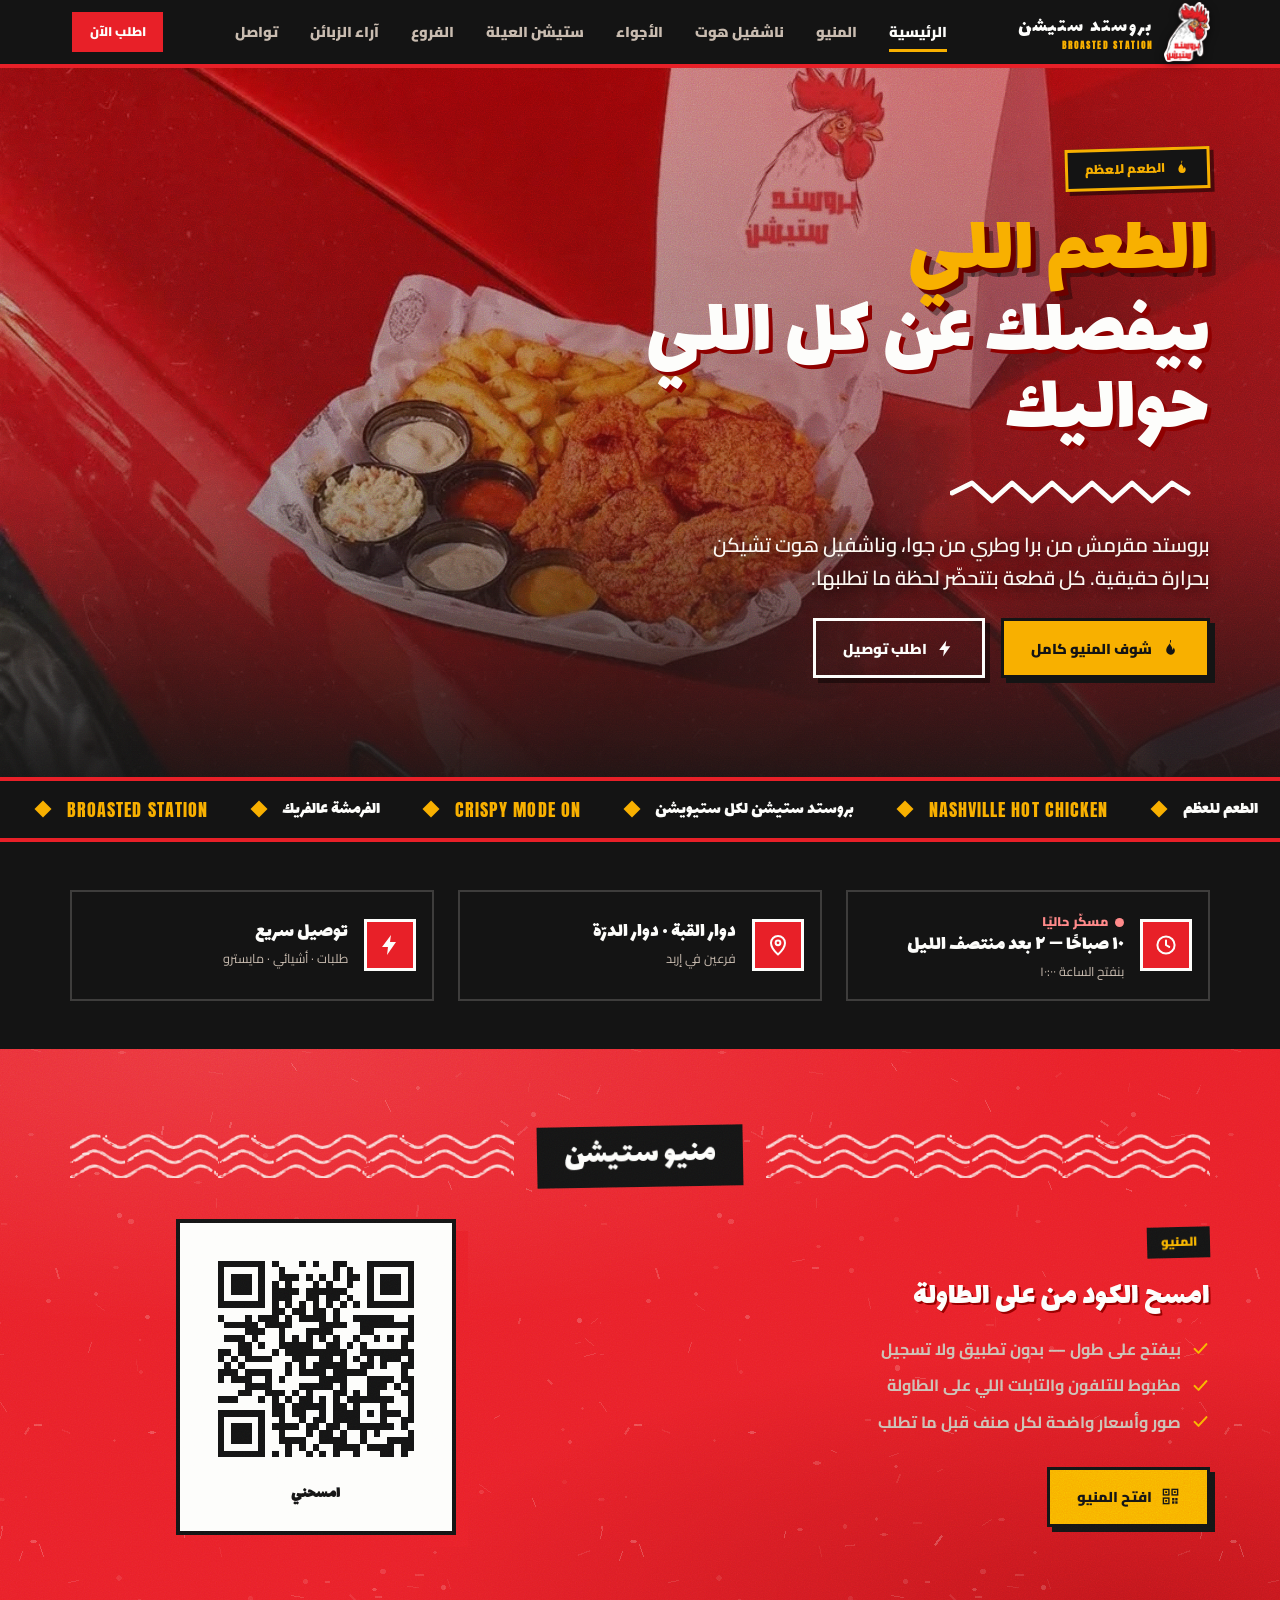
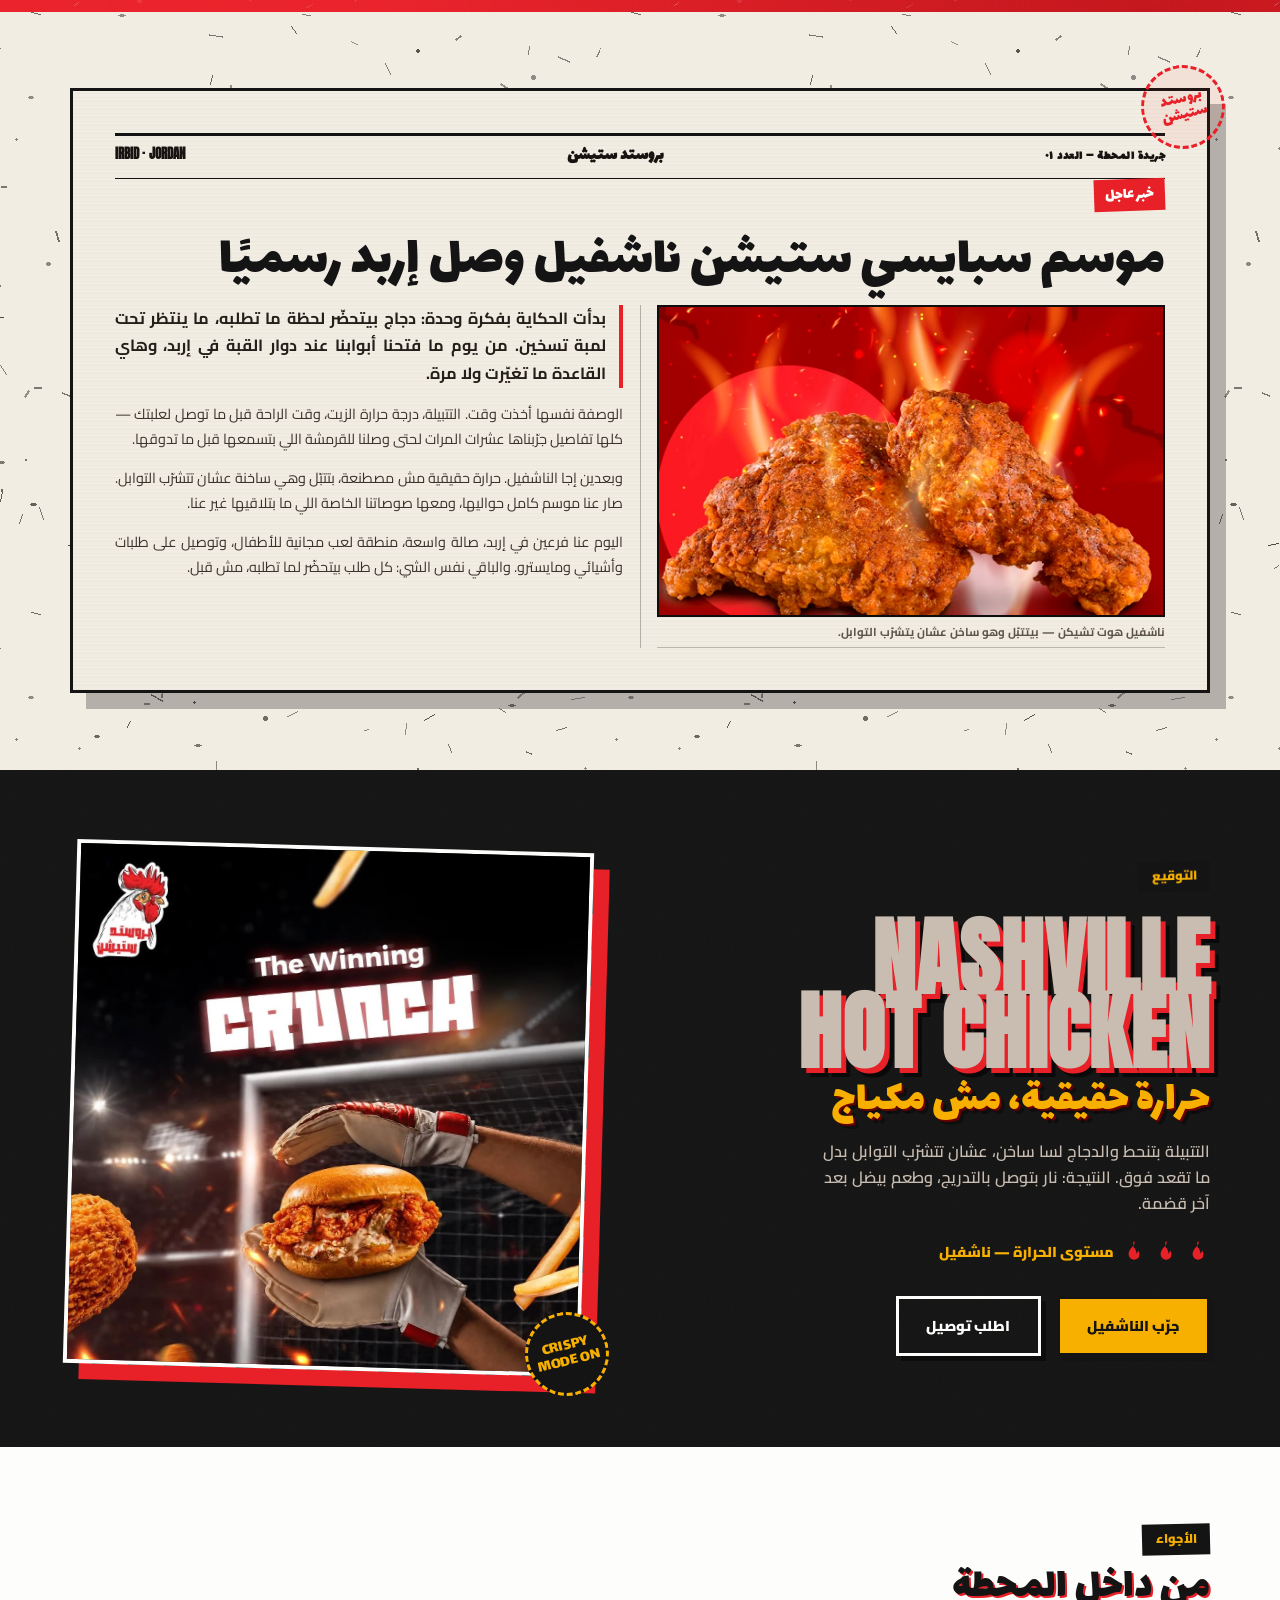
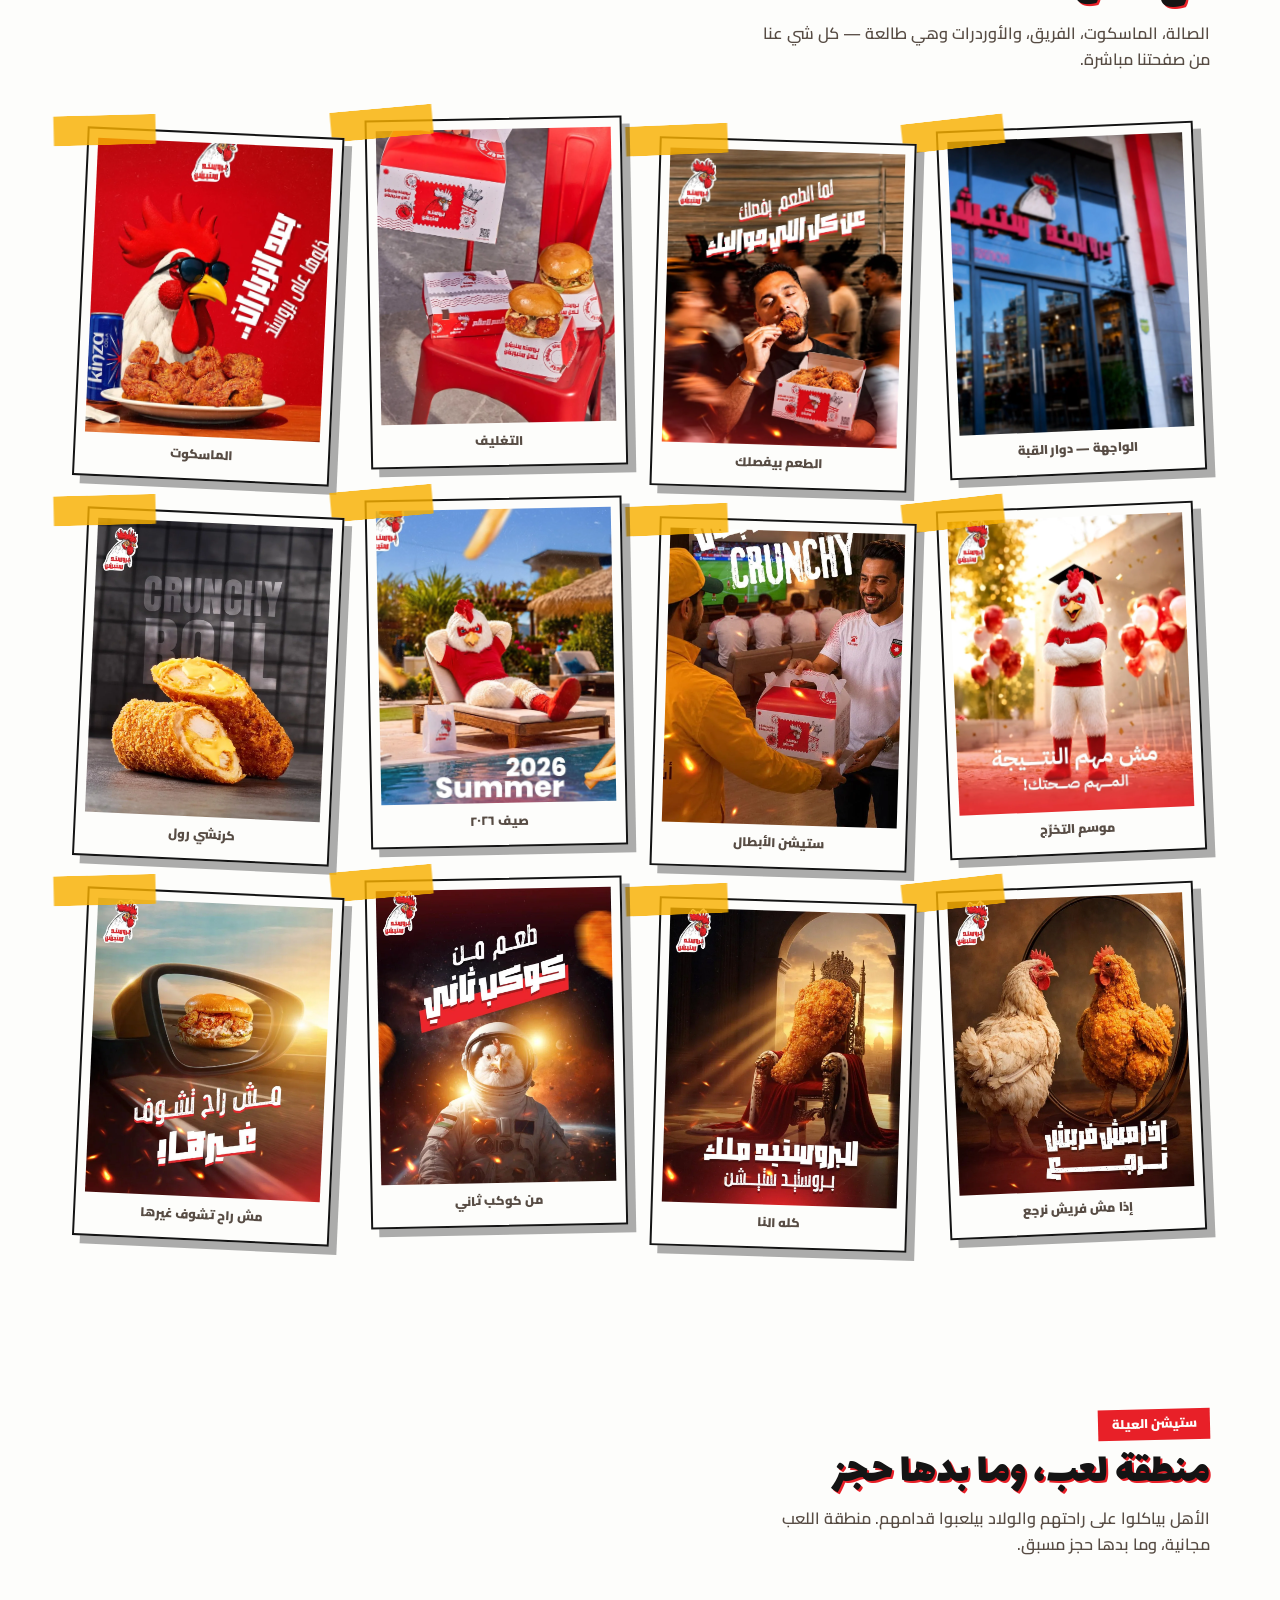
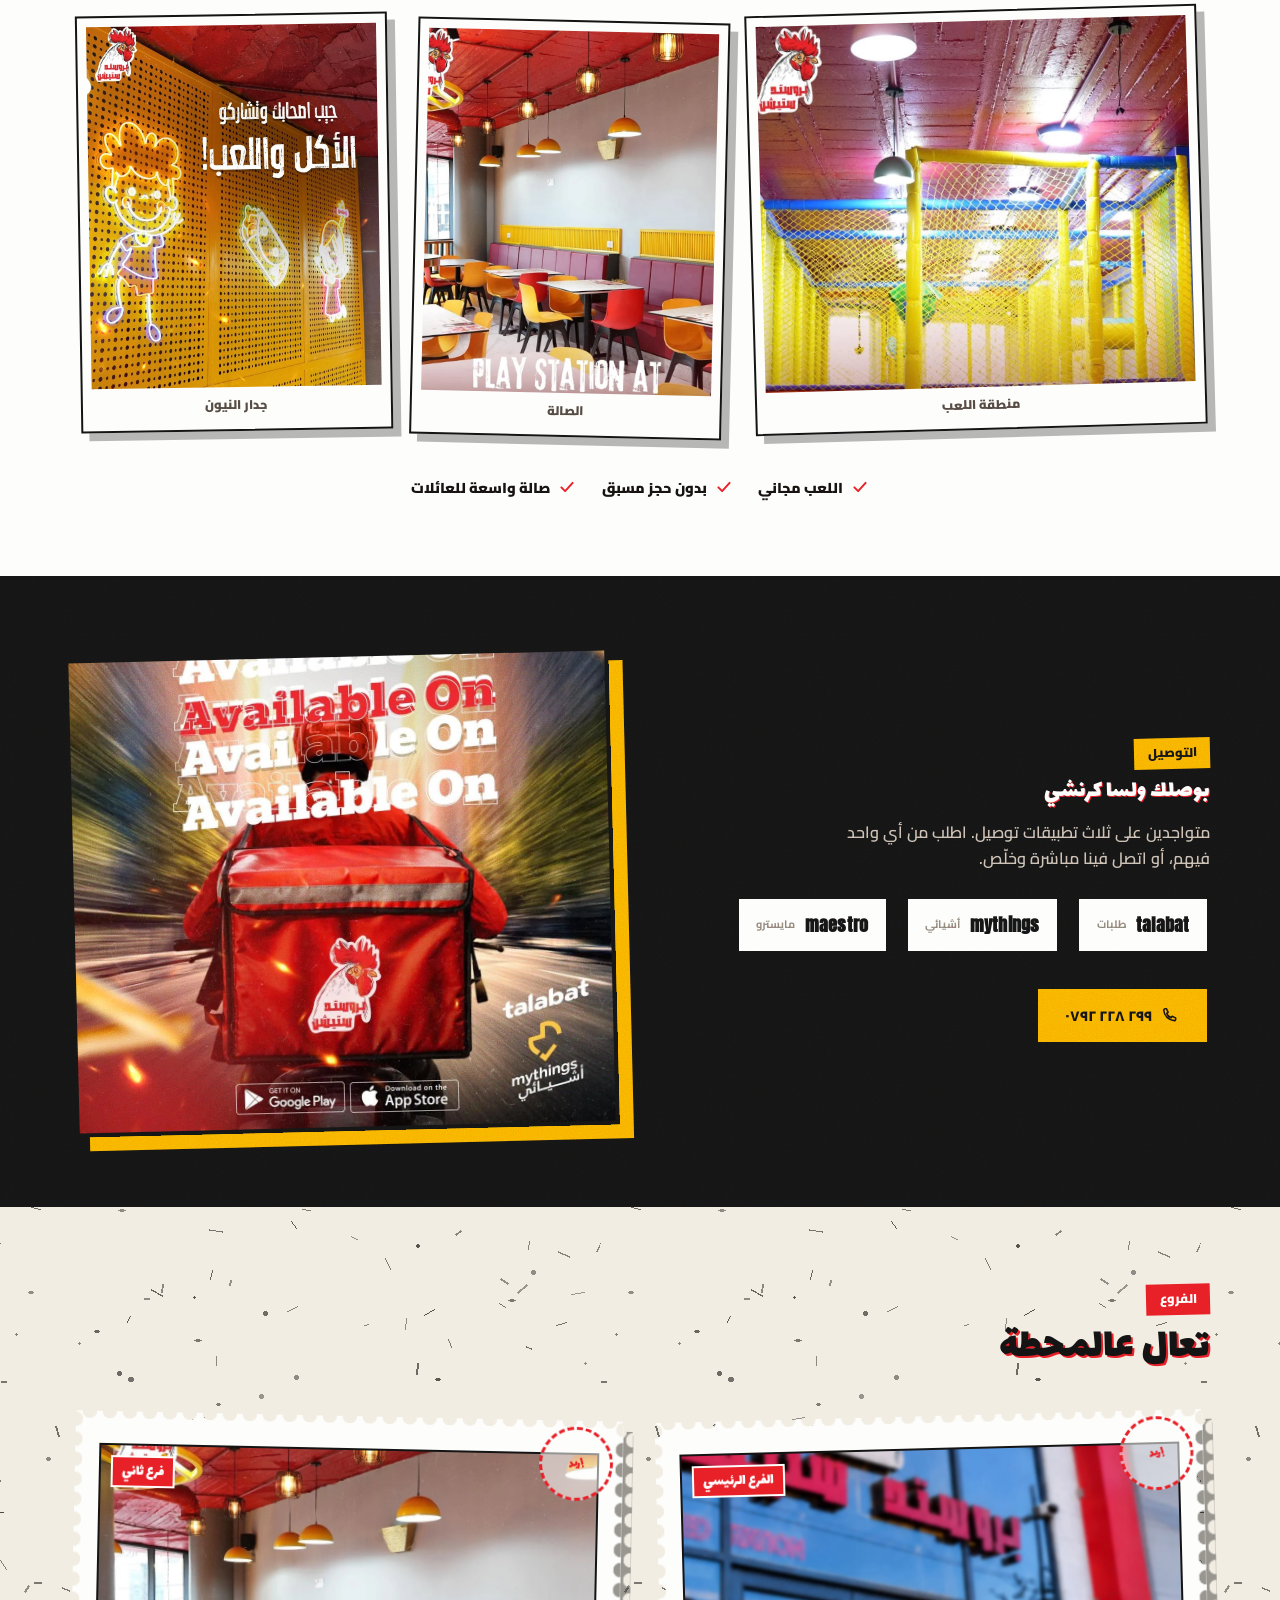
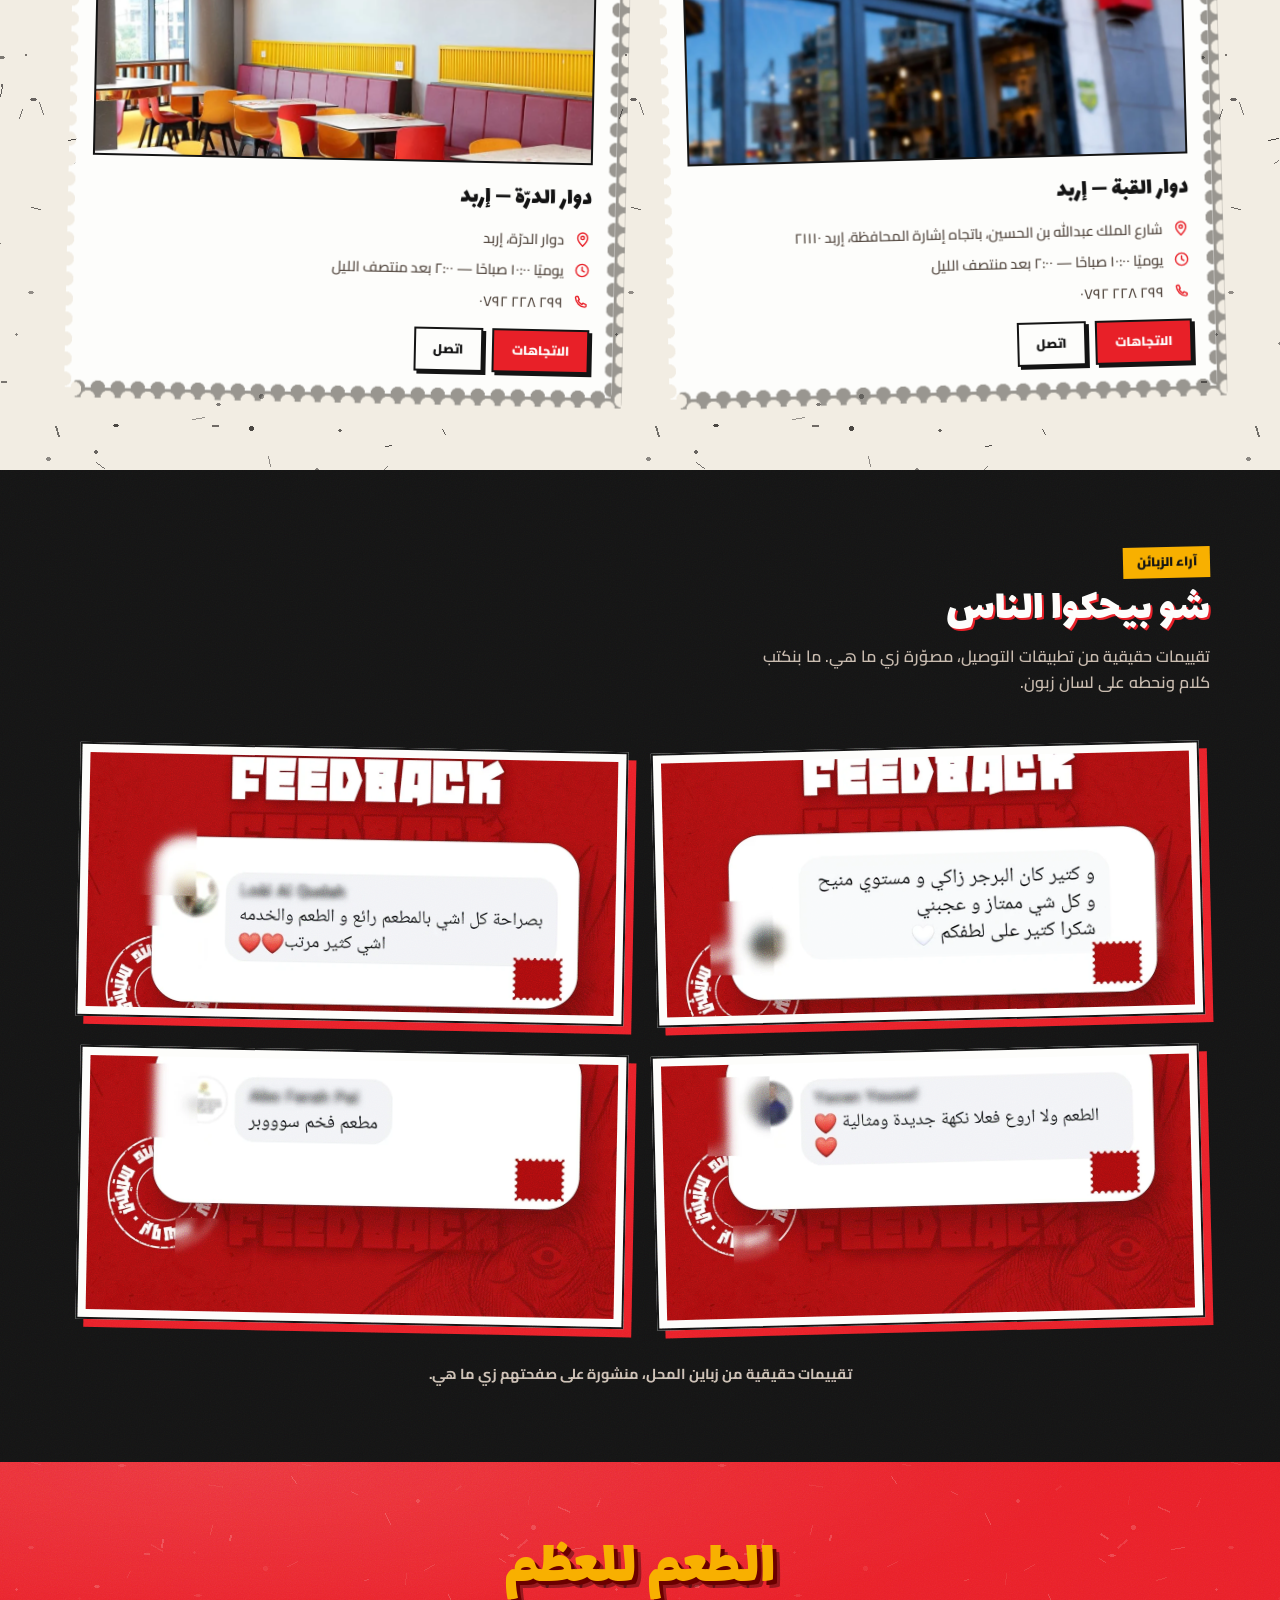
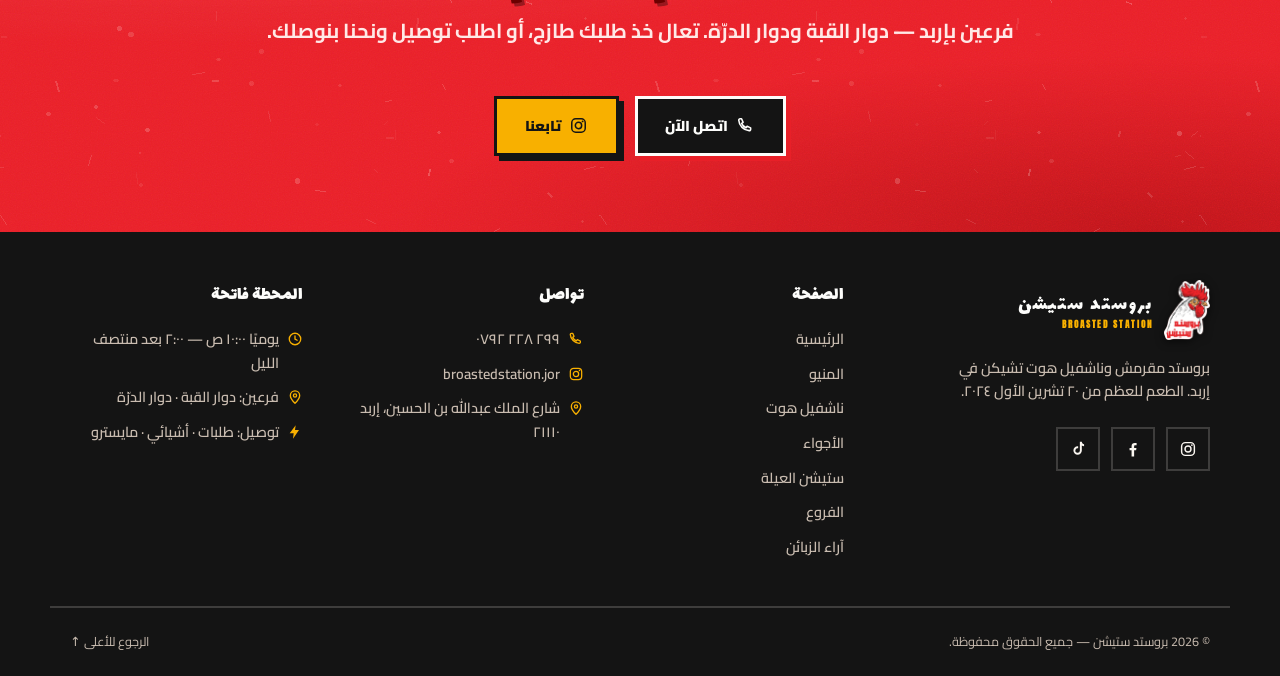
<file: index.html>
<!doctype html>
<html lang="ar" dir="rtl">
<head>
<meta charset="UTF-8">
<meta name="viewport" content="width=device-width,initial-scale=1,viewport-fit=cover">
<title>بروستد ستيشن | لكل ستيويشن — إربد</title>
<meta name="description" content="بروستد ستيشن إربد — بروستد مقرمش، ناشفيل هوت تشيكن، ساندويشات وتاكو وكرانشي رول. توصيل عبر طلبات وأشيائي ومايسترو، أو تعال زورنا عند دوار القبة.">
<meta property="og:type" content="restaurant.restaurant">
<meta property="og:site_name" content="بروستد ستيشن">
<meta property="og:title" content="بروستد ستيشن | لكل ستيويشن">
<meta property="og:description" content="بروستد مقرمش وناشفيل هوت تشيكن في إربد. توصيل عبر طلبات وأشيائي ومايسترو.">
<meta property="og:image" content="assets/img/hero-car.webp">
<meta property="og:locale" content="ar_AR">
<link rel="icon" href="assets/img/logo.png">
<!-- Fonts are self-hosted in assets/fonts and declared in css/fonts.css.
     Deliberately not <link rel=preload>: preloading a font needs crossorigin,
     which throws CORS errors when the file is opened straight off disk. -->
<link rel="stylesheet" href="css/style.css">
</head>
<body>

<!-- icon sprite (inlined so the page works straight off the filesystem) -->
<svg xmlns="http://www.w3.org/2000/svg" style="display:none">
  <symbol id="i-bell" viewBox="0 0 24 24"><path fill="currentColor" d="M12 2a1.6 1.6 0 0 0-1.6 1.6v.6A6.6 6.6 0 0 0 5.5 10.6v3.5L3.8 16a1 1 0 0 0 .9 1.5h14.6a1 1 0 0 0 .9-1.5l-1.7-1.9v-3.5a6.6 6.6 0 0 0-4.9-6.4v-.6A1.6 1.6 0 0 0 12 2Zm0 20a2.6 2.6 0 0 0 2.5-2h-5A2.6 2.6 0 0 0 12 22Z"/></symbol>
  <symbol id="i-fire" viewBox="0 0 24 24"><path fill="currentColor" d="M12.6 1.4c.6 3-1.7 4.6-3.2 6.4C7.7 9.9 6.6 12 6.6 14.2A5.5 5.5 0 0 0 12 19.8a5.3 5.3 0 0 0 5.5-5.3c0-1.6-.7-2.8-1.5-3.9-.2 1.6-1 2.5-1.9 3 .5-2.4-.5-4-1.7-5.5-1-1.3-1.6-2.8-.8-6.7Z"/></symbol>
  <symbol id="i-pin" viewBox="0 0 24 24"><path fill="none" stroke="currentColor" stroke-width="2" stroke-linejoin="round" d="M12 21.5S5 15 5 9.9a7 7 0 1 1 14 0c0 5.1-7 11.6-7 11.6Z"/><circle cx="12" cy="9.8" r="2.4" fill="none" stroke="currentColor" stroke-width="2"/></symbol>
  <symbol id="i-clock" viewBox="0 0 24 24"><circle cx="12" cy="12" r="8.6" fill="none" stroke="currentColor" stroke-width="2"/><path fill="none" stroke="currentColor" stroke-width="2" stroke-linecap="round" d="M12 7.4V12l3.2 1.9"/></symbol>
  <symbol id="i-phone" viewBox="0 0 24 24"><path fill="none" stroke="currentColor" stroke-width="2" stroke-linecap="round" stroke-linejoin="round" d="M7 3.5H5.2A1.7 1.7 0 0 0 3.5 5.4c.4 6.9 6.2 12.7 13.1 13.1a1.7 1.7 0 0 0 1.9-1.7V15L14 13l-1.3 1.9a10.6 10.6 0 0 1-5.6-5.6L9 8 7 3.5Z"/></symbol>
  <symbol id="i-bolt" viewBox="0 0 24 24"><path fill="currentColor" d="M13 2 4 14h6l-1 8 9-13h-6l1-7Z"/></symbol>
  <symbol id="i-check" viewBox="0 0 24 24"><path fill="none" stroke="currentColor" stroke-width="2.6" stroke-linecap="round" stroke-linejoin="round" d="m4.5 12.5 5 5 10-11"/></symbol>
  <symbol id="i-qr" viewBox="0 0 24 24"><rect x="3" y="3" width="7" height="7" fill="none" stroke="currentColor" stroke-width="1.8"/><rect x="14" y="3" width="7" height="7" fill="none" stroke="currentColor" stroke-width="1.8"/><rect x="3" y="14" width="7" height="7" fill="none" stroke="currentColor" stroke-width="1.8"/><path fill="currentColor" d="M5.3 5.3h2.4v2.4H5.3zM16.3 5.3h2.4v2.4h-2.4zM5.3 16.3h2.4v2.4H5.3zM14 14h3v3h-3zM18 14h3v3h-3zM14 18h3v3h-3zM18 18h3v3h-3z"/></symbol>
  <symbol id="i-ig" viewBox="0 0 24 24"><rect x="3.5" y="3.5" width="17" height="17" rx="5" fill="none" stroke="currentColor" stroke-width="1.9"/><circle cx="12" cy="12" r="4" fill="none" stroke="currentColor" stroke-width="1.9"/><circle cx="17.2" cy="6.8" r="1.2" fill="currentColor"/></symbol>
  <symbol id="i-fb" viewBox="0 0 24 24"><path fill="currentColor" d="M13.5 21.9v-8.2h2.7l.4-3.2h-3.1V8.5c0-.9.3-1.6 1.6-1.6h1.7V4a20 20 0 0 0-2.5-.1c-2.5 0-4.2 1.5-4.2 4.3v2.3H7.4v3.2h2.7v8.2h3.4Z"/></symbol>
  <symbol id="i-tt" viewBox="0 0 24 24"><path fill="currentColor" d="M14.5 2.3h2.6c.2 1.7 1.3 3 3 3.4v2.6a6 6 0 0 1-3-.9v6.5a5.6 5.6 0 1 1-5.6-5.6l.7.1v2.7a3 3 0 1 0 2.3 2.9V2.3Z"/></symbol>
  <symbol id="i-menu" viewBox="0 0 24 24"><path fill="none" stroke="currentColor" stroke-width="2.4" stroke-linecap="round" d="M3.5 6.5h17M3.5 12h17M3.5 17.5h17"/></symbol>
  <symbol id="i-x" viewBox="0 0 24 24"><path fill="none" stroke="currentColor" stroke-width="2.4" stroke-linecap="round" d="m5 5 14 14M19 5 5 19"/></symbol>
  <symbol id="i-arrow" viewBox="0 0 24 24"><path fill="none" stroke="currentColor" stroke-width="2.4" stroke-linecap="round" stroke-linejoin="round" d="M15 5l-7 7 7 7"/></symbol>
</svg>

<a class="skip" href="#main">تخطَّ إلى المحتوى</a>

<!-- ══════════════ HEADER ══════════════ -->
<header class="hdr">
  <div class="wrap hdr__in">
    <a href="#top" class="brand" aria-label="بروستد ستيشن — الرئيسية">
      <img src="assets/img/logo.png" alt="" width="46" height="60">
      <span><b>بروستد ستيشن</b><span>BROASTED STATION</span></span>
    </a>
    <nav class="nav" id="nav" aria-label="التنقل الرئيسي">
      <a href="#top" aria-current="page">الرئيسية</a>
      <a href="menu.html">المنيو</a>
      <a href="#nashville">ناشفيل هوت</a>
      <a href="#wall">الأجواء</a>
      <a href="#kids">ستيشن العيلة</a>
      <a href="#branches">الفروع</a>
      <a href="#feedback">آراء الزبائن</a>
      <a href="#contact">تواصل</a>
      <a href="menu.html" class="btn btn--red">شوف المنيو</a>
    </nav>
    <div class="hdr__cta">
      <a href="menu.html" class="btn btn--sm btn--red">اطلب الآن</a>
      <button class="burger" id="burger" aria-controls="nav" aria-expanded="false">
        <svg class="m" aria-hidden="true"><use href="#i-menu"/></svg>
        <svg class="x" aria-hidden="true"><use href="#i-x"/></svg>
        <span class="vh">القائمة</span>
      </button>
    </div>
  </div>
</header>

<main id="main">

<!-- ══════════════ HERO ══════════════ -->
<section class="hero grain" id="top">
  <div class="hero__bg">
    <img src="assets/img/hero-car.webp" alt="وجبة بروستد ستيشن مع الصوصات وكيس التيك أواي على كبوت سيارة حمراء" fetchpriority="high" width="1080" height="1016">
  </div>
  <div class="hero__wash" aria-hidden="true"></div>
  <div class="sparks" aria-hidden="true">
    <i style="left:8%;--d:0s;--x:30px"></i><i style="left:22%;--d:1.6s;--x:-24px"></i>
    <i style="left:39%;--d:3.1s;--x:18px"></i><i style="left:57%;--d:.8s;--x:-34px"></i>
    <i style="left:71%;--d:4.2s;--x:26px"></i><i style="left:86%;--d:2.4s;--x:-16px"></i>
  </div>

  <div class="wrap hero__in">
    <span class="hero__kicker"><svg aria-hidden="true"><use href="#i-fire"/></svg> الطعم للعظم</span>

    <h1 class="poster poster--gold">
      الطعم اللي
      <span class="l2 poster--white" style="text-shadow:.05em .05em 0 var(--oxblood)">بيفصلك عن كل اللي حواليك</span>
    </h1>

    <svg class="zig hero__scribble" viewBox="0 0 260 26" fill="none" aria-hidden="true">
      <path d="M2 14 22 4l20 18 20-18 20 18 20-18 20 18 20-18 20 18 20-18 20 18 20-18 16 10"
            stroke="currentColor" stroke-width="5" stroke-linecap="round" stroke-linejoin="round"/>
    </svg>

    <p class="hero__sub">بروستد مقرمش من برا وطري من جوا، وناشفيل هوت تشيكن بحرارة حقيقية. كل قطعة بتتحضّر لحظة ما تطلبها.</p>

    <div class="hero__acts">
      <a href="menu.html" class="btn"><svg aria-hidden="true"><use href="#i-fire"/></svg> شوف المنيو كامل</a>
      <a href="#delivery" class="btn btn--ghost"><svg aria-hidden="true"><use href="#i-bolt"/></svg> اطلب توصيل</a>
    </div>
  </div>
</section>

<!-- ══════════════ STATION TICKER ══════════════ -->
<div class="ticker" aria-hidden="true">
  <div class="ticker__track" id="ticker">
    <div class="ticker__seg">
      <span>الطعم للعظم</span><span class="en">NASHVILLE HOT CHICKEN</span>
      <span>بروستد ستيشن لكل ستيويشن</span><span class="en">CRISPY MODE ON</span>
      <span>الفرمشة عالفريك</span><span class="en">BROASTED STATION</span>
    </div>
    <div class="ticker__seg">
      <span>الطعم للعظم</span><span class="en">NASHVILLE HOT CHICKEN</span>
      <span>بروستد ستيشن لكل ستيويشن</span><span class="en">CRISPY MODE ON</span>
      <span>الفرمشة عالفريك</span><span class="en">BROASTED STATION</span>
    </div>
    <div class="ticker__seg">
      <span>الطعم للعظم</span><span class="en">NASHVILLE HOT CHICKEN</span>
      <span>بروستد ستيشن لكل ستيويشن</span><span class="en">CRISPY MODE ON</span>
      <span>الفرمشة عالفريك</span><span class="en">BROASTED STATION</span>
    </div>
</div>
</div>

<!-- ══════════════ STATION BOARD ══════════════ -->
<section class="board" aria-label="معلومات سريعة">
  <div class="wrap board__grid">
    <div class="board__cell" data-rv>
      <span class="board__ico"><svg aria-hidden="true"><use href="#i-clock"/></svg></span>
      <div><span class="live" id="openState" data-state="open">مفتوح الآن</span><b>١٠ صباحًا — ٢ بعد منتصف الليل</b><small id="openNote">يوميًا</small></div>
    </div>
    <div class="board__cell" data-rv>
      <span class="board__ico"><svg aria-hidden="true"><use href="#i-pin"/></svg></span>
      <div><b>دوار القبة · دوار الدرّة</b><small>فرعين في إربد</small></div>
    </div>
    <div class="board__cell" data-rv>
      <span class="board__ico"><svg aria-hidden="true"><use href="#i-bolt"/></svg></span>
      <div><b>توصيل سريع</b><small>طلبات · أشيائي · مايسترو</small></div>
    </div>
  </div>
</section>

<!-- ══════════════ MENU ══════════════ -->
<!-- ══════════════ DIGITAL MENU (teaser — the full menu lives in menu.html) ══ -->
<section class="sec sec--red grain" id="menu" aria-labelledby="menu-h">
  <div class="wrap">
    <div class="mtitle" data-rv style="margin-bottom:var(--s6)">
      <span class="wave-rule" aria-hidden="true"></span>
      <h2 class="mtitle__tag" id="menu-h">منيو ستيشن</h2>
      <span class="wave-rule" aria-hidden="true"></span>
    </div>
    <div class="qr">
      <div data-rv>
        <span class="head__eye">المنيو</span>
        <p class="qr__lead poster poster--white" style="text-shadow:.05em .05em 0 var(--oxblood)">امسح الكود من على الطاولة</p>
        <ul>
          <li><svg aria-hidden="true"><use href="#i-check"/></svg> بيفتح على طول — بدون تطبيق ولا تسجيل</li>
          <li><svg aria-hidden="true"><use href="#i-check"/></svg> مظبوط للتلفون والتابلت اللي على الطاولة</li>
          <li><svg aria-hidden="true"><use href="#i-check"/></svg> صور وأسعار واضحة لكل صنف قبل ما تطلب</li>
        </ul>
        <div class="qr__acts"><a href="menu.html" class="btn"><svg aria-hidden="true"><use href="#i-qr"/></svg> افتح المنيو</a></div>
      </div>
      <a class="qr__card" href="menu.html" data-rv>
        <img src="assets/img/qr.svg" alt="رمز QR بيفتح المنيو لبروستد ستيشن" width="240" height="240" loading="lazy">
        <b>امسحني</b>
      </a>
    </div>
  </div>
</section>

<!-- ══════════════ NEWSPAPER ══════════════ -->
<section class="sec sec--paper" aria-labelledby="news-h">
  <div class="wrap">
    <article class="news" data-rv>
      <span class="postmark news__stamp">بروستد<br>ستيشن</span>
      <div class="news__mast">
        <span>جريدة المحطة — العدد ٠١</span>
        <b>بروستد ستيشن</b>
        <span class="latin">IRBID · JORDAN</span>
      </div>

      <span class="news__flag">خبر عاجل</span>
      <h2 id="news-h" class="news__head poster poster--ink poster--flat">موسم سبايسي ستيشن ناشفيل وصل إربد رسميًا</h2>

      <div class="news__body">
        <figure class="news__fig">
          <img src="assets/img/newspaper.webp" alt="ناشفيل هوت تشيكن من بروستد ستيشن" loading="lazy" width="1100" height="673">
          <figcaption>ناشفيل هوت تشيكن — بيتتبّل وهو ساخن عشان يتشرّب التوابل.</figcaption>
        </figure>
        <p>بدأت الحكاية بفكرة وحدة: دجاج بيتحضّر لحظة ما تطلبه، ما ينتظر تحت لمبة تسخين. من يوم ما فتحنا أبوابنا عند دوار القبة في إربد، وهاي القاعدة ما تغيّرت ولا مرة.</p>
        <p>الوصفة نفسها أخذت وقت. التتبيلة، درجة حرارة الزيت، وقت الراحة قبل ما توصل لعلبتك — كلها تفاصيل جرّبناها عشرات المرات لحتى وصلنا للقرمشة اللي بتسمعها قبل ما تدوقها.</p>
        <p>وبعدين إجا الناشفيل. حرارة حقيقية مش مصطنعة، بتتبّل وهي ساخنة عشان تتشرّب التوابل. صار عنا موسم كامل حواليها، ومعها صوصاتنا الخاصة اللي ما بتلاقيها غير عنا.</p>
        <p>اليوم عنا فرعين في إربد، صالة واسعة، منطقة لعب مجانية للأطفال، وتوصيل على طلبات وأشيائي ومايسترو. والباقي نفس الشي: كل طلب بيتحضّر لما تطلبه، مش قبل.</p>
      </div>
    </article>
  </div>
</section>

<!-- ══════════════ NASHVILLE ══════════════ -->
<section class="sec fire grain" id="nashville" aria-labelledby="fire-h">
  <div class="sparks" aria-hidden="true">
    <i style="left:12%;--d:.4s;--x:26px"></i><i style="left:31%;--d:2.2s;--x:-20px"></i>
    <i style="left:52%;--d:3.7s;--x:22px"></i><i style="left:74%;--d:1.3s;--x:-28px"></i>
    <i style="left:91%;--d:4.8s;--x:14px"></i>
  </div>
  <div class="wrap fire__grid">
    <div data-rv>
      <span class="head__eye">التوقيع</span>
      <p class="fire__eyebrow latin">NASHVILLE<br>HOT CHICKEN</p>
      <h2 id="fire-h" class="poster poster--gold">حرارة حقيقية، مش مكياج</h2>
      <p>التتبيلة بتنحط والدجاج لسا ساخن، عشان تتشرّب التوابل بدل ما تقعد فوق. النتيجة: نار بتوصل بالتدريج، وطعم بيضل بعد آخر قضمة.</p>
      <div class="fire__heat">
        <i><svg viewBox="0 0 24 24" aria-hidden="true"><use href="#i-fire"/></svg></i>
        <i><svg viewBox="0 0 24 24" aria-hidden="true"><use href="#i-fire"/></svg></i>
        <i><svg viewBox="0 0 24 24" aria-hidden="true"><use href="#i-fire"/></svg></i>
        <b>مستوى الحرارة — ناشفيل</b>
      </div>
      <div class="fire__acts">
        <a href="menu.html" class="btn">جرّب الناشفيل</a>
        <a href="#delivery" class="btn btn--ghost">اطلب توصيل</a>
      </div>
    </div>
    <figure class="fire__shot" data-rv>
      <img src="assets/img/nashville.webp" alt="ساندويش بروستد ستيشن المقرمش" loading="lazy" width="1100" height="1115">
      <span class="postmark">CRISPY<br>MODE ON</span>
    </figure>
  </div>
</section>

<!-- ══════════════ POSTER WALL ══════════════ -->
<section class="sec" id="wall" aria-labelledby="wall-h">
  <div class="wrap">
    <div class="head" data-rv>
      <span class="head__eye">الأجواء</span>
      <h2 id="wall-h" class="poster poster--ink">من داخل المحطة</h2>
      <p>الصالة، الماسكوت، الفريق، والأوردرات وهي طالعة — كل شي عنا من صفحتنا مباشرة.</p>
    </div>
    <div class="wall" data-rv>
      <figure class="poster-card"><span class="tape" aria-hidden="true"></span><img src="assets/img/storefront.webp" alt="واجهة بروستد ستيشن في إربد" loading="lazy" width="1200" height="1792"><figcaption>الواجهة — دوار القبة</figcaption></figure>
      <figure class="poster-card"><span class="tape" aria-hidden="true"></span><img src="assets/img/poster-eat.webp" alt="زبون بياكل بروستد ستيشن" loading="lazy" width="1000" height="1250"><figcaption>الطعم بيفصلك</figcaption></figure>
      <figure class="poster-card"><span class="tape" aria-hidden="true"></span><img src="assets/img/packaging.webp" alt="علب بروستد ستيشن على كرسي أحمر" loading="lazy" width="1152" height="1354"><figcaption>التغليف</figcaption></figure>
      <figure class="poster-card"><span class="tape" aria-hidden="true"></span><img src="assets/img/mascot-cola.webp" alt="ماسكوت بروستد ستيشن مع كنزا كولا" loading="lazy" width="1080" height="1216"><figcaption>الماسكوت</figcaption></figure>
      <figure class="poster-card"><span class="tape" aria-hidden="true"></span><img src="assets/img/poster-grad.webp" alt="ماسكوت بروستد ستيشن بقبعة التخرّج" loading="lazy" width="1000" height="1251"><figcaption>موسم التخرّج</figcaption></figure>
      <figure class="poster-card"><span class="tape" aria-hidden="true"></span><img src="assets/img/delivery.webp" alt="تسليم طلب بروستد ستيشن" loading="lazy" width="1152" height="1008"><figcaption>ستيشن الأبطال</figcaption></figure>
      <figure class="poster-card"><span class="tape" aria-hidden="true"></span><img src="assets/img/summer.webp" alt="ماسكوت بروستد ستيشن على حافة المسبح" loading="lazy" width="1100" height="1182"><figcaption>صيف ٢٠٢٦</figcaption></figure>
      <figure class="poster-card"><span class="tape" aria-hidden="true"></span><img src="assets/img/w-roll.webp" alt="كرنشي رول مقطوع بالنص" loading="lazy" width="900" height="1125"><figcaption>كرنشي رول</figcaption></figure>
      <figure class="poster-card"><span class="tape" aria-hidden="true"></span><img src="assets/img/w-fresh.webp" alt="حملة: إذا مش فريش نرجع" loading="lazy" width="900" height="1126"><figcaption>إذا مش فريش نرجع</figcaption></figure>
      <figure class="poster-card"><span class="tape" aria-hidden="true"></span><img src="assets/img/w-king.webp" alt="حملة: البروستد ملك" loading="lazy" width="900" height="1126"><figcaption>كله النا</figcaption></figure>
      <figure class="poster-card"><span class="tape" aria-hidden="true"></span><img src="assets/img/w-space.webp" alt="حملة: طعم من كوكب ثاني" loading="lazy" width="900" height="1126"><figcaption>من كوكب ثاني</figcaption></figure>
      <figure class="poster-card"><span class="tape" aria-hidden="true"></span><img src="assets/img/w-mirror.webp" alt="حملة: مش راح تشوف غيرها" loading="lazy" width="900" height="1126"><figcaption>مش راح تشوف غيرها</figcaption></figure>
    </div>
  </div>
</section>

<!-- ══════════════ KIDS ZONE ══════════════ -->
<section class="sec sec--white" id="kids" aria-labelledby="kids-h">
  <div class="wrap">
    <div class="head" data-rv>
      <span class="head__eye">ستيشن العيلة</span>
      <h2 id="kids-h" class="poster poster--ink">منطقة لعب، وما بدها حجز</h2>
      <p>الأهل بياكلوا على راحتهم والولاد بيلعبوا قدامهم. منطقة اللعب مجانية، وما بدها حجز مسبق.</p>
    </div>
    <div class="kids" data-rv>
      <figure class="kids__big">
        <img src="assets/img/kids-play.webp" alt="منطقة لعب الأطفال داخل بروستد ستيشن" loading="lazy" width="1000" height="796">
        <figcaption>منطقة اللعب</figcaption>
      </figure>
      <figure class="kids__sm">
        <img src="assets/img/kids-hall.webp" alt="صالة بروستد ستيشن من الداخل" loading="lazy" width="1000" height="978">
        <figcaption>الصالة</figcaption>
      </figure>
      <figure class="kids__sm">
        <img src="assets/img/kids-neon.webp" alt="جدار النيون في بروستد ستيشن" loading="lazy" width="1000" height="1251">
        <figcaption>جدار النيون</figcaption>
      </figure>
    </div>
    <ul class="kids__facts" data-rv>
      <li><svg aria-hidden="true"><use href="#i-check"/></svg> اللعب مجاني</li>
      <li><svg aria-hidden="true"><use href="#i-check"/></svg> بدون حجز مسبق</li>
      <li><svg aria-hidden="true"><use href="#i-check"/></svg> صالة واسعة للعائلات</li>
    </ul>
  </div>
</section>

<!-- ══════════════ DELIVERY ══════════════ -->
<section class="sec sec--ink grain" id="delivery" aria-labelledby="del-h">
  <div class="wrap deliv">
    <div data-rv>
      <span class="head__eye">التوصيل</span>
      <h2 id="del-h" class="poster poster--white" style="text-shadow:.05em .05em 0 var(--red)">بوصلك ولسا كرنشي</h2>
      <p style="margin-top:var(--s4);color:var(--on-dark-2);font-weight:600;max-width:44ch">
        متواجدين على ثلاث تطبيقات توصيل. اطلب من أي واحد فيهم، أو اتصل فينا مباشرة وخلّص.
      </p>
      <div class="apps">
        <span class="app"><em>talabat</em><small>طلبات</small></span>
        <span class="app"><em>mythings</em><small>أشيائي</small></span>
        <span class="app"><em>maestro</em><small>مايسترو</small></span>
      </div>
      <div class="fire__acts">
        <a href="tel:+962792228299" class="btn"><svg aria-hidden="true"><use href="#i-phone"/></svg> <bdi class="tel">٠٧٩٢ ٢٢٨ ٢٩٩</bdi></a>
      </div>
    </div>
    <figure class="deliv__shot" data-rv>
      <img src="assets/img/rider.webp" alt="مندوب توصيل بروستد ستيشن" loading="lazy" width="1080" height="946">
    </figure>
  </div>
</section>

<!-- ══════════════ BRANCHES ══════════════ -->
<section class="sec sec--paper" id="branches" aria-labelledby="br-h">
  <div class="wrap">
    <div class="head" data-rv>
      <span class="head__eye">الفروع</span>
      <h2 id="br-h" class="poster poster--ink">تعال عالمحطة</h2>
    </div>
    <div class="stamps" data-rv>

      <article class="branch">
        <div class="branch__inner stamp">
          <div class="branch__pic">
            <img src="assets/img/storefront.webp" alt="فرع بروستد ستيشن عند دوار القبة" loading="lazy" width="1152" height="1152">
            <span class="branch__val">الفرع الرئيسي</span>
          </div>
          <h3>دوار القبة — إربد</h3>
          <p class="branch__row"><svg aria-hidden="true"><use href="#i-pin"/></svg> شارع الملك عبدالله بن الحسين، باتجاه إشارة المحافظة، إربد ٢١١١٠</p>
          <p class="branch__row"><svg aria-hidden="true"><use href="#i-clock"/></svg> يوميًا ١٠:٠٠ صباحًا — ٢:٠٠ بعد منتصف الليل</p>
          <p class="branch__row"><svg aria-hidden="true"><use href="#i-phone"/></svg> <bdi class="tel">٠٧٩٢ ٢٢٨ ٢٩٩</bdi></p>
          <div class="branch__acts">
            <a class="btn btn--sm btn--red" href="https://maps.google.com/?q=Broasted+Station+Irbid" target="_blank" rel="noopener">الاتجاهات</a>
            <a class="btn btn--sm btn--white" href="tel:+962792228299">اتصل</a>
          </div>
        </div>
        <span class="postmark">إربد</span>
      </article>

      <article class="branch">
        <div class="branch__inner stamp">
          <div class="branch__pic">
            <img src="assets/img/branch2.webp" alt="صالة بروستد ستيشن من الداخل" loading="lazy" width="1077" height="972">
            <span class="branch__val">فرع ثاني</span>
          </div>
          <h3>دوار الدرّة — إربد</h3>
          <p class="branch__row"><svg aria-hidden="true"><use href="#i-pin"/></svg> دوار الدرّة، إربد</p>
          <p class="branch__row"><svg aria-hidden="true"><use href="#i-clock"/></svg> يوميًا ١٠:٠٠ صباحًا — ٢:٠٠ بعد منتصف الليل</p>
          <p class="branch__row"><svg aria-hidden="true"><use href="#i-phone"/></svg> <bdi class="tel">٠٧٩٢ ٢٢٨ ٢٩٩</bdi></p>
          <div class="branch__acts">
            <a class="btn btn--sm btn--red" href="https://maps.google.com/?q=Broasted+Station+Durra+Circle+Irbid" target="_blank" rel="noopener">الاتجاهات</a>
            <a class="btn btn--sm btn--white" href="tel:+962792228299">اتصل</a>
          </div>
        </div>
        <span class="postmark">إربد</span>
      </article>

    </div>
  </div>
</section>

<!-- ══════════════ FEEDBACK ══════════════ -->
<section class="sec sec--ink grain" id="feedback" aria-labelledby="fb-h">
  <div class="wrap">
    <div class="head" data-rv>
      <span class="head__eye">آراء الزبائن</span>
      <h2 id="fb-h" class="poster poster--white" style="text-shadow:.05em .05em 0 var(--red)">شو بيحكوا الناس</h2>
      <p>تقييمات حقيقية من تطبيقات التوصيل، مصوّرة زي ما هي. ما بنكتب كلام ونحطه على لسان زبون.</p>
    </div>
    <div class="fb" data-rv>
      <figure class="fb__card"><img src="assets/img/fb-1.webp" alt="تقييم زبون حقيقي لبروستد ستيشن" loading="lazy" width="1100" height="530"></figure>
      <figure class="fb__card"><img src="assets/img/fb-2.webp" alt="تقييم زبون حقيقي لبروستد ستيشن" loading="lazy" width="1100" height="530"></figure>
      <figure class="fb__card"><img src="assets/img/fb-3.webp" alt="تقييم زبون حقيقي لبروستد ستيشن" loading="lazy" width="1100" height="530"></figure>
      <figure class="fb__card"><img src="assets/img/fb-4.webp" alt="تقييم زبون حقيقي لبروستد ستيشن" loading="lazy" width="1100" height="530"></figure>
    </div>
    <p class="fb__note" data-rv>تقييمات حقيقية من زباين المحل، منشورة على صفحتهم زي ما هي.</p>
  </div>
</section>

<!-- ══════════════ CLOSER ══════════════ -->
<section class="sec closer grain" id="contact" aria-labelledby="cl-h">
  <div class="sparks" aria-hidden="true">
    <i style="left:16%;--d:.2s;--x:22px"></i><i style="left:44%;--d:2.6s;--x:-18px"></i>
    <i style="left:68%;--d:1.4s;--x:26px"></i><i style="left:88%;--d:3.9s;--x:-22px"></i>
  </div>
  <div class="wrap closer__in">
    <h2 id="cl-h" class="poster poster--gold">الطعم للعظم</h2>
    <p>فرعين بإربد — دوار القبة ودوار الدرّة. تعال خذ طلبك طازج، أو اطلب توصيل ونحنا بنوصلك.</p>
    <div class="closer__acts">
      <a href="tel:+962792228299" class="btn btn--ink"><svg aria-hidden="true"><use href="#i-phone"/></svg> اتصل الآن</a>
      <a href="https://www.instagram.com/broastedstation.jor" target="_blank" rel="noopener" class="btn"><svg aria-hidden="true"><use href="#i-ig"/></svg> تابعنا</a>
    </div>
  </div>
</section>

</main>

<!-- ══════════════ FOOTER ══════════════ -->
<footer class="ft">
  <div class="wrap ft__grid">
    <div>
      <a href="#top" class="brand" aria-label="بروستد ستيشن — الرئيسية">
        <img src="assets/img/logo.png" alt="" width="46" height="60">
        <span><b>بروستد ستيشن</b><span>BROASTED STATION</span></span>
      </a>
      <p class="ft__about">بروستد مقرمش وناشفيل هوت تشيكن في إربد. الطعم للعظم من ٢٠ تشرين الأول ٢٠٢٤.</p>
      <div class="social">
        <a href="https://www.instagram.com/broastedstation.jor" target="_blank" rel="noopener" aria-label="إنستغرام"><svg aria-hidden="true"><use href="#i-ig"/></svg></a>
        <a href="https://www.facebook.com/broastedstation.jor" target="_blank" rel="noopener" aria-label="فيسبوك"><svg aria-hidden="true"><use href="#i-fb"/></svg></a>
        <a href="#" aria-label="تيك توك"><svg aria-hidden="true"><use href="#i-tt"/></svg></a>
      </div>
    </div>
    <nav aria-label="روابط">
      <h3>الصفحة</h3>
      <ul>
        <li><a href="#top">الرئيسية</a></li>
        <li><a href="menu.html">المنيو</a></li>
        <li><a href="#nashville">ناشفيل هوت</a></li>
        <li><a href="#wall">الأجواء</a></li>
        <li><a href="#kids">ستيشن العيلة</a></li>
        <li><a href="#branches">الفروع</a></li>
        <li><a href="#feedback">آراء الزبائن</a></li>
      </ul>
    </nav>
    <div>
      <h3>تواصل</h3>
      <ul>
        <li><svg aria-hidden="true"><use href="#i-phone"/></svg><a href="tel:+962792228299"><bdi class="tel">٠٧٩٢ ٢٢٨ ٢٩٩</bdi></a></li>
        <li><svg aria-hidden="true"><use href="#i-ig"/></svg><a href="https://www.instagram.com/broastedstation.jor" target="_blank" rel="noopener">broastedstation.jor</a></li>
        <li><svg aria-hidden="true"><use href="#i-pin"/></svg><address>شارع الملك عبدالله بن الحسين، إربد ٢١١١٠</address></li>
      </ul>
    </div>
    <div>
      <h3>المحطة فاتحة</h3>
      <ul>
        <li><svg aria-hidden="true"><use href="#i-clock"/></svg><address>يوميًا ١٠:٠٠ ص — ٢:٠٠ بعد منتصف الليل</address></li>
        <li><svg aria-hidden="true"><use href="#i-pin"/></svg><span>فرعين: دوار القبة · دوار الدرّة</span></li>
        <li><svg aria-hidden="true"><use href="#i-bolt"/></svg><span>توصيل: طلبات · أشيائي · مايسترو</span></li>
      </ul>
    </div>
  </div>
  <div class="wrap ft__end">
    <span>© <span id="yr">2026</span> بروستد ستيشن — جميع الحقوق محفوظة.</span>
    <a href="#top">الرجوع للأعلى ↑</a>
  </div>
</footer>

<div class="bar" id="bar">
  <a href="tel:+962792228299" class="btn btn--sm btn--ghost"><svg aria-hidden="true"><use href="#i-phone"/></svg> اتصل</a>
  <a href="menu.html" class="btn btn--sm"><svg aria-hidden="true"><use href="#i-fire"/></svg> المنيو</a>
</div>

<script src="js/hours.js" defer></script>
<script src="js/script.js" defer></script>
</body>
</html>
</file>
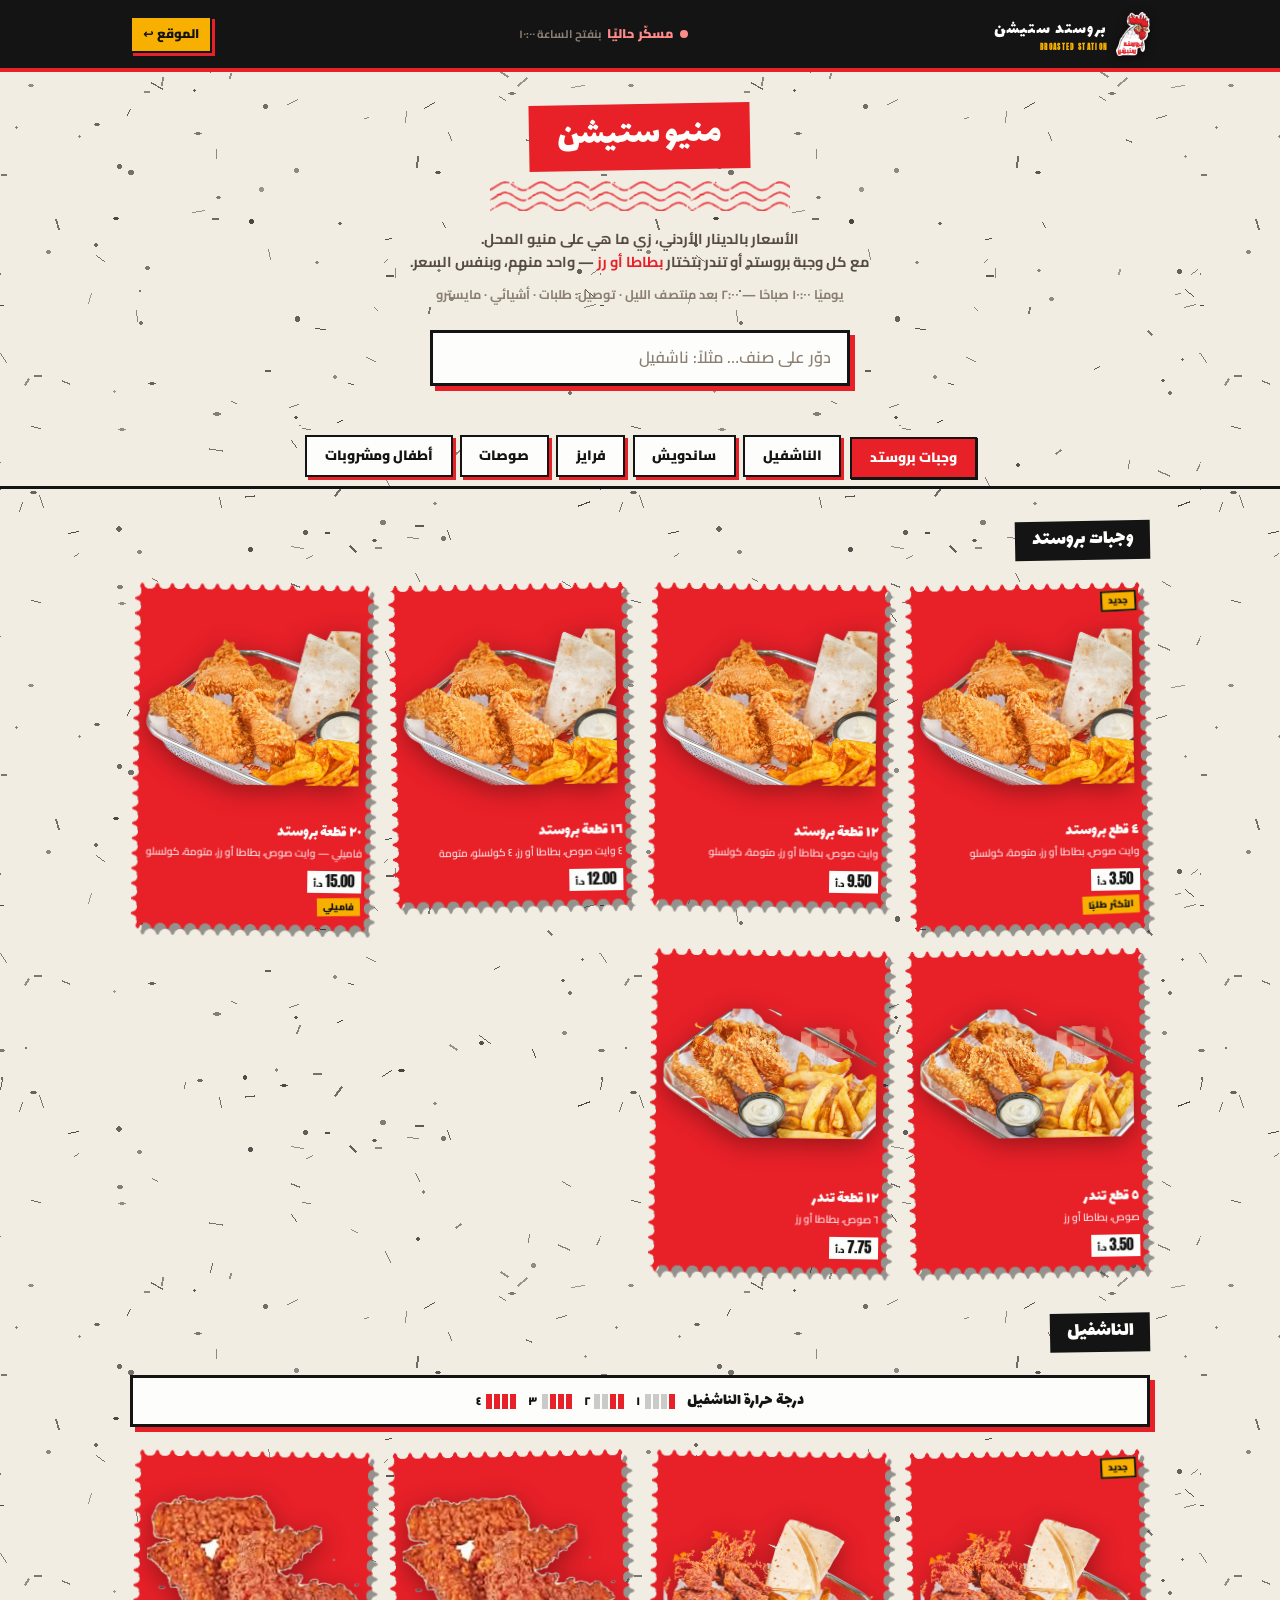
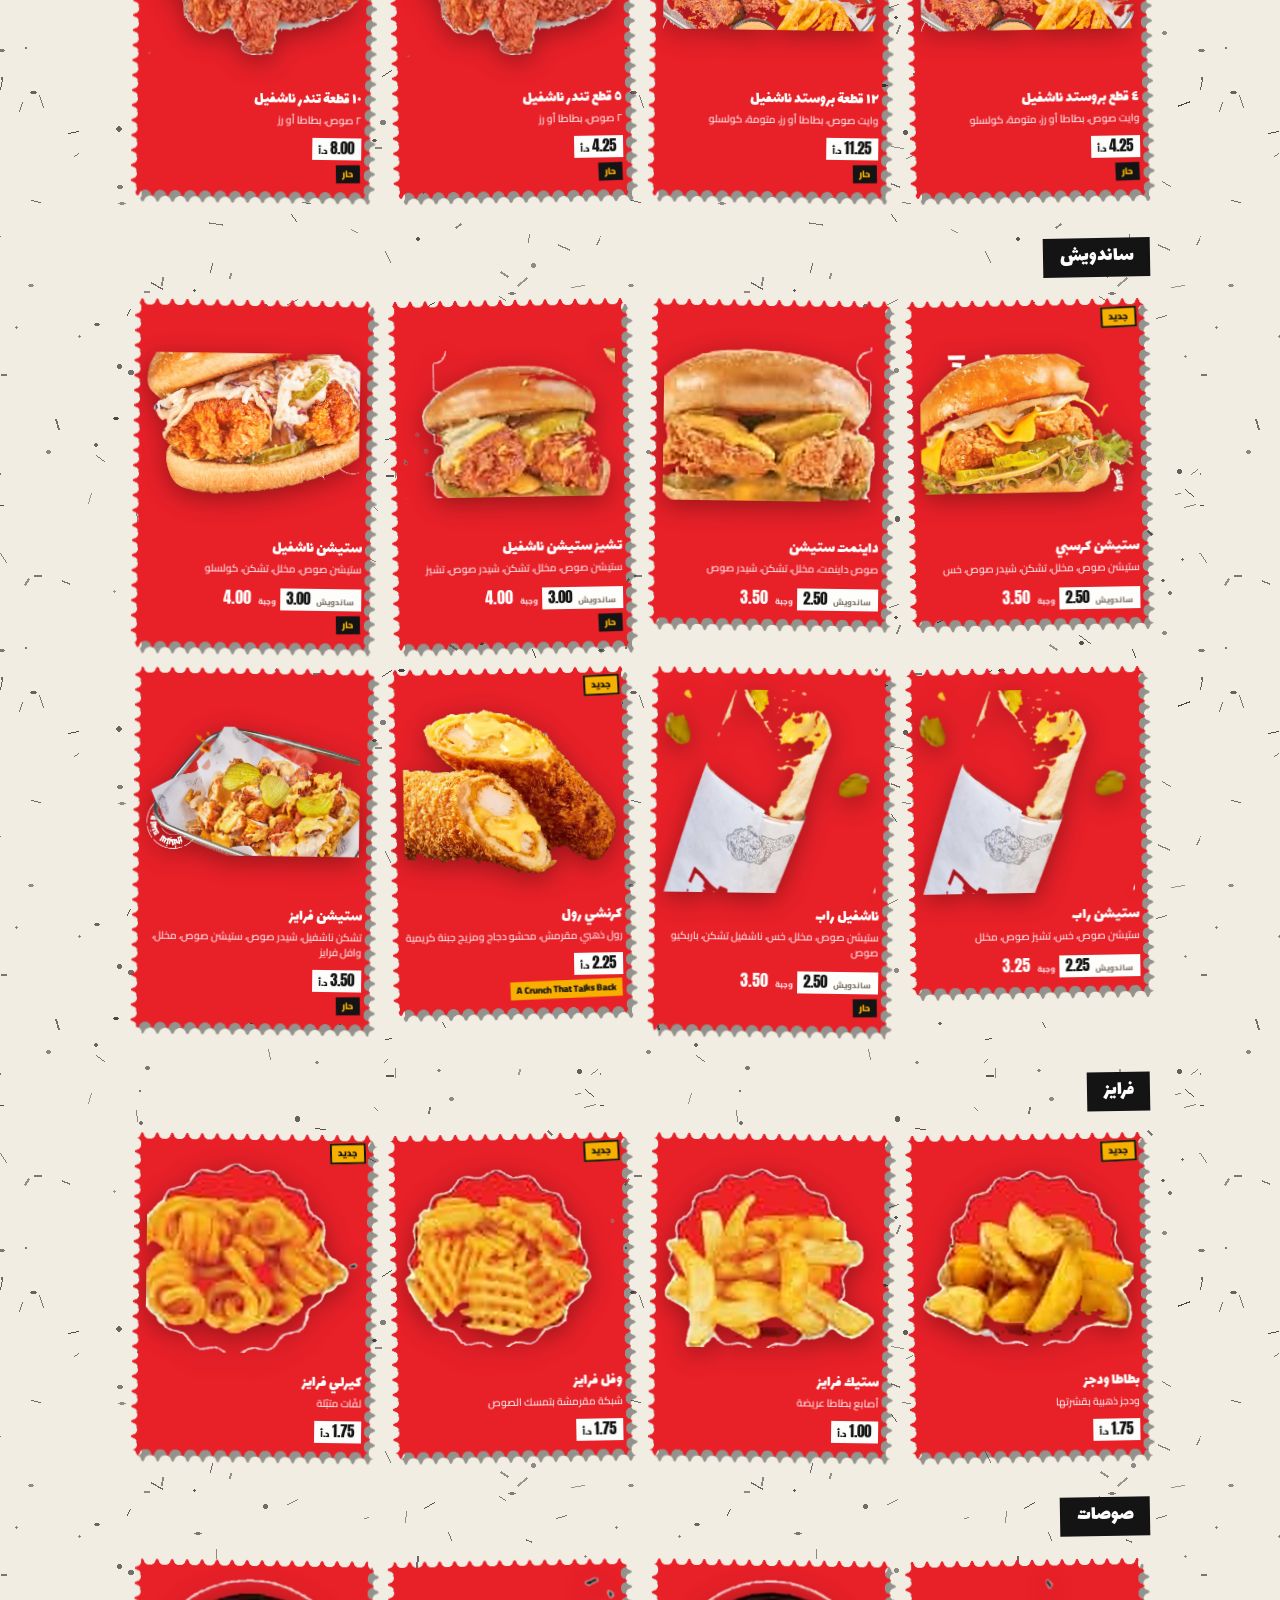
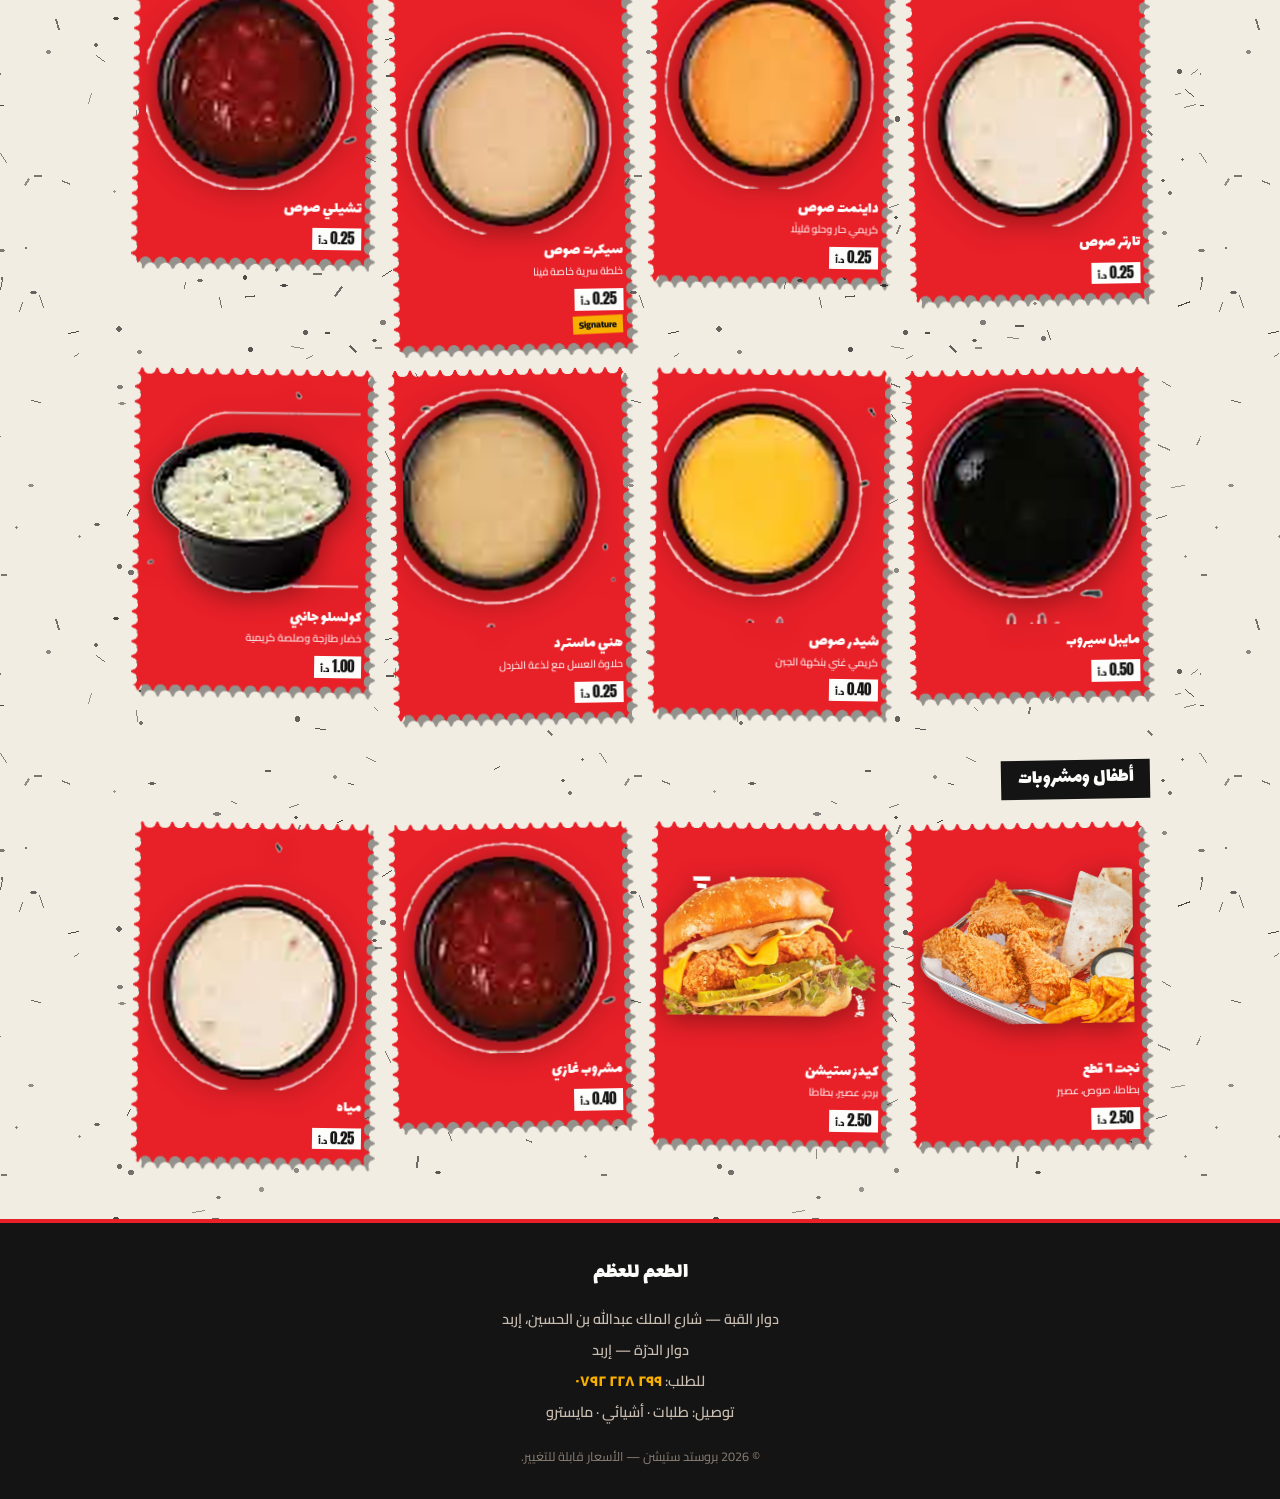
<file: menu.html>
<!doctype html>
<html lang="ar" dir="rtl">
<head>
<meta charset="UTF-8">
<meta name="viewport" content="width=device-width,initial-scale=1,viewport-fit=cover">
<title>منيو بروستد ستيشن — إربد</title>
<meta name="description" content="المنيو لبروستد ستيشن إربد — بروستد، ناشفيل هوت تشيكن، ساندويشات، فرايز وصوصات. الأسعار بالدينار الأردني.">
<meta name="theme-color" content="#141414">
<link rel="icon" href="assets/img/logo.png">
<link rel="stylesheet" href="css/menu.css">
</head>
<body>

<header class="m-top">
  <div class="wrap m-top__in">
    <a class="m-brand" href="index.html" aria-label="بروستد ستيشن — الرئيسية">
      <img src="assets/img/logo.png" alt="" width="36" height="47">
      <span><b>بروستد ستيشن</b><span>BROASTED STATION</span></span>
    </a>
    <span class="m-state">
      <span class="live" id="openState" data-state="open">مفتوح الآن</span>
      <small id="openNote">يوميًا</small>
    </span>
    <a class="m-back" href="index.html">الموقع ↩</a>
  </div>
</header>

<main>
  <div class="wrap m-head">
    <h1>منيو ستيشن</h1>
    <span class="wave-rule" aria-hidden="true"></span>
    <p class="m-note">
      الأسعار بالدينار الأردني، زي ما هي على منيو المحل.<br>
      مع كل وجبة بروستد أو تندر بتختار <b>بطاطا أو رز</b> — واحد منهم، وبنفس السعر.
    </p>
    <p class="m-hours">يوميًا ١٠:٠٠ صباحًا — ٢:٠٠ بعد منتصف الليل · توصيل: طلبات · أشيائي · مايسترو</p>
    <div class="m-search">
      <label class="vh" for="q">دوّر على صنف</label>
      <input id="q" type="search" placeholder="دوّر على صنف… مثلاً: ناشفيل" autocomplete="off">
    </div>
  </div>

  <nav class="m-tabs" aria-label="أقسام المنيو">
    <div class="wrap m-tabs__in">
      <a class="m-chip" href="#p-broasted">وجبات بروستد</a>
      <a class="m-chip" href="#p-nash">الناشفيل</a>
      <a class="m-chip" href="#p-sand">ساندويش</a>
      <a class="m-chip" href="#p-fries">فرايز</a>
      <a class="m-chip" href="#p-sauce">صوصات</a>
      <a class="m-chip" href="#p-kids">أطفال ومشروبات</a>
    </div>
  </nav>

  <div class="wrap">
    <section class="m-sec" id="p-broasted" aria-labelledby="h-p-broasted">
      <h2 class="m-sec__h" id="h-p-broasted">وجبات بروستد</h2>
      <div class="m-grid">
        <article class="m-item" data-s="٤ قطع بروستد وايت صوص، بطاطا أو رز، متومة، كولسلو">
          <div class="m-item__wrap">
            <div class="ticket m-card"><span class="m-new">جديد</span>
              <div class="m-shot"><img src="assets/img/p-broasted.png" alt="٤ قطع بروستد" loading="lazy"></div>
              <h3 class="m-name">٤ قطع بروستد</h3>
              <p class="m-desc">وايت صوص، بطاطا أو رز، متومة، كولسلو</p>
              <div class="m-foot"><span class="price">3.50<span class="price__cur">د.أ</span></span></div>
              <span class="m-tag">الأكثر طلبًا</span>
            </div>
          </div>
        </article>
        <article class="m-item" data-s="١٢ قطعة بروستد وايت صوص، بطاطا أو رز، متومة، كولسلو">
          <div class="m-item__wrap">
            <div class="ticket m-card">
              <div class="m-shot"><img src="assets/img/p-broasted.png" alt="١٢ قطعة بروستد" loading="lazy"></div>
              <h3 class="m-name">١٢ قطعة بروستد</h3>
              <p class="m-desc">وايت صوص، بطاطا أو رز، متومة، كولسلو</p>
              <div class="m-foot"><span class="price">9.50<span class="price__cur">د.أ</span></span></div>
            </div>
          </div>
        </article>
        <article class="m-item" data-s="١٦ قطعة بروستد ٤ وايت صوص، بطاطا أو رز، ٤ كولسلو، متومة">
          <div class="m-item__wrap">
            <div class="ticket m-card">
              <div class="m-shot"><img src="assets/img/p-broasted.png" alt="١٦ قطعة بروستد" loading="lazy"></div>
              <h3 class="m-name">١٦ قطعة بروستد</h3>
              <p class="m-desc">٤ وايت صوص، بطاطا أو رز، ٤ كولسلو، متومة</p>
              <div class="m-foot"><span class="price">12.00<span class="price__cur">د.أ</span></span></div>
            </div>
          </div>
        </article>
        <article class="m-item" data-s="٢٠ قطعة بروستد فاميلي — وايت صوص، بطاطا أو رز، متومة، كولسلو">
          <div class="m-item__wrap">
            <div class="ticket m-card">
              <div class="m-shot"><img src="assets/img/p-broasted.png" alt="٢٠ قطعة بروستد" loading="lazy"></div>
              <h3 class="m-name">٢٠ قطعة بروستد</h3>
              <p class="m-desc">فاميلي — وايت صوص، بطاطا أو رز، متومة، كولسلو</p>
              <div class="m-foot"><span class="price">15.00<span class="price__cur">د.أ</span></span></div>
              <span class="m-tag">فاميلي</span>
            </div>
          </div>
        </article>
        <article class="m-item" data-s="٥ قطع تندر صوص، بطاطا أو رز">
          <div class="m-item__wrap">
            <div class="ticket m-card">
              <div class="m-shot"><img src="assets/img/p-tenders.png" alt="٥ قطع تندر" loading="lazy"></div>
              <h3 class="m-name">٥ قطع تندر</h3>
              <p class="m-desc">صوص، بطاطا أو رز</p>
              <div class="m-foot"><span class="price">3.50<span class="price__cur">د.أ</span></span></div>
            </div>
          </div>
        </article>
        <article class="m-item" data-s="١٢ قطعة تندر ٦ صوص، بطاطا أو رز">
          <div class="m-item__wrap">
            <div class="ticket m-card">
              <div class="m-shot"><img src="assets/img/p-tenders.png" alt="١٢ قطعة تندر" loading="lazy"></div>
              <h3 class="m-name">١٢ قطعة تندر</h3>
              <p class="m-desc">٦ صوص، بطاطا أو رز</p>
              <div class="m-foot"><span class="price">7.75<span class="price__cur">د.أ</span></span></div>
            </div>
          </div>
        </article>
      </div>
    </section>
    <section class="m-sec" id="p-nash" aria-labelledby="h-p-nash">
      <h2 class="m-sec__h" id="h-p-nash">الناشفيل</h2>
      <div class="m-heat"><b>درجة حرارة الناشفيل</b><span><i><em class="on"></em><em></em><em></em><em></em></i>١</span><span><i><em class="on"></em><em class="on"></em><em></em><em></em></i>٢</span><span><i><em class="on"></em><em class="on"></em><em class="on"></em><em></em></i>٣</span><span><i><em class="on"></em><em class="on"></em><em class="on"></em><em class="on"></em></i>٤</span></div>
      <div class="m-grid">
        <article class="m-item" data-s="٤ قطع بروستد ناشفيل وايت صوص، بطاطا أو رز، متومة، كولسلو">
          <div class="m-item__wrap">
            <div class="ticket m-card"><span class="m-new">جديد</span>
              <div class="m-shot"><img src="assets/img/p-nash-broasted.png" alt="٤ قطع بروستد ناشفيل" loading="lazy"></div>
              <h3 class="m-name">٤ قطع بروستد ناشفيل</h3>
              <p class="m-desc">وايت صوص، بطاطا أو رز، متومة، كولسلو</p>
              <div class="m-foot"><span class="price">4.25<span class="price__cur">د.أ</span></span></div>
              <span class="m-tag m-tag--hot">حار</span>
            </div>
          </div>
        </article>
        <article class="m-item" data-s="١٢ قطعة بروستد ناشفيل وايت صوص، بطاطا أو رز، متومة، كولسلو">
          <div class="m-item__wrap">
            <div class="ticket m-card">
              <div class="m-shot"><img src="assets/img/p-nash-broasted.png" alt="١٢ قطعة بروستد ناشفيل" loading="lazy"></div>
              <h3 class="m-name">١٢ قطعة بروستد ناشفيل</h3>
              <p class="m-desc">وايت صوص، بطاطا أو رز، متومة، كولسلو</p>
              <div class="m-foot"><span class="price">11.25<span class="price__cur">د.أ</span></span></div>
              <span class="m-tag m-tag--hot">حار</span>
            </div>
          </div>
        </article>
        <article class="m-item" data-s="٥ قطع تندر ناشفيل ٢ صوص، بطاطا أو رز">
          <div class="m-item__wrap">
            <div class="ticket m-card">
              <div class="m-shot"><img src="assets/img/p-nash-tenders.png" alt="٥ قطع تندر ناشفيل" loading="lazy"></div>
              <h3 class="m-name">٥ قطع تندر ناشفيل</h3>
              <p class="m-desc">٢ صوص، بطاطا أو رز</p>
              <div class="m-foot"><span class="price">4.25<span class="price__cur">د.أ</span></span></div>
              <span class="m-tag m-tag--hot">حار</span>
            </div>
          </div>
        </article>
        <article class="m-item" data-s="١٠ قطعة تندر ناشفيل ٢ صوص، بطاطا أو رز">
          <div class="m-item__wrap">
            <div class="ticket m-card">
              <div class="m-shot"><img src="assets/img/p-nash-tenders.png" alt="١٠ قطعة تندر ناشفيل" loading="lazy"></div>
              <h3 class="m-name">١٠ قطعة تندر ناشفيل</h3>
              <p class="m-desc">٢ صوص، بطاطا أو رز</p>
              <div class="m-foot"><span class="price">8.00<span class="price__cur">د.أ</span></span></div>
              <span class="m-tag m-tag--hot">حار</span>
            </div>
          </div>
        </article>
      </div>
    </section>
    <section class="m-sec" id="p-sand" aria-labelledby="h-p-sand">
      <h2 class="m-sec__h" id="h-p-sand">ساندويش</h2>
      <div class="m-grid">
        <article class="m-item" data-s="ستيشن كرسبي ستيشن صوص، مخلل، تشكن، شيدر صوص، خس">
          <div class="m-item__wrap">
            <div class="ticket m-card"><span class="m-new">جديد</span>
              <div class="m-shot"><img src="assets/img/p-crispy.png" alt="ستيشن كرسبي" loading="lazy"></div>
              <h3 class="m-name">ستيشن كرسبي</h3>
              <p class="m-desc">ستيشن صوص، مخلل، تشكن، شيدر صوص، خس</p>
              <div class="m-foot"><span class="price"><small>ساندويش</small>2.50</span><span class="price price--bare"><small>وجبة</small>3.50</span></div>
            </div>
          </div>
        </article>
        <article class="m-item" data-s="داينمت ستيشن صوص داينمت، مخلل، تشكن، شيدر صوص">
          <div class="m-item__wrap">
            <div class="ticket m-card">
              <div class="m-shot"><img src="assets/img/p-dynamite-b.png" alt="داينمت ستيشن" loading="lazy"></div>
              <h3 class="m-name">داينمت ستيشن</h3>
              <p class="m-desc">صوص داينمت، مخلل، تشكن، شيدر صوص</p>
              <div class="m-foot"><span class="price"><small>ساندويش</small>2.50</span><span class="price price--bare"><small>وجبة</small>3.50</span></div>
            </div>
          </div>
        </article>
        <article class="m-item" data-s="تشيز ستيشن ناشفيل ستيشن صوص، مخلل، تشكن، شيدر صوص، تشيز">
          <div class="m-item__wrap">
            <div class="ticket m-card">
              <div class="m-shot"><img src="assets/img/p-cheezer.png" alt="تشيز ستيشن ناشفيل" loading="lazy"></div>
              <h3 class="m-name">تشيز ستيشن ناشفيل</h3>
              <p class="m-desc">ستيشن صوص، مخلل، تشكن، شيدر صوص، تشيز</p>
              <div class="m-foot"><span class="price"><small>ساندويش</small>3.00</span><span class="price price--bare"><small>وجبة</small>4.00</span></div>
              <span class="m-tag m-tag--hot">حار</span>
            </div>
          </div>
        </article>
        <article class="m-item" data-s="ستيشن ناشفيل ستيشن صوص، مخلل، تشكن، كولسلو">
          <div class="m-item__wrap">
            <div class="ticket m-card">
              <div class="m-shot"><img src="assets/img/p-nashville-b.png" alt="ستيشن ناشفيل" loading="lazy"></div>
              <h3 class="m-name">ستيشن ناشفيل</h3>
              <p class="m-desc">ستيشن صوص، مخلل، تشكن، كولسلو</p>
              <div class="m-foot"><span class="price"><small>ساندويش</small>3.00</span><span class="price price--bare"><small>وجبة</small>4.00</span></div>
              <span class="m-tag m-tag--hot">حار</span>
            </div>
          </div>
        </article>
        <article class="m-item" data-s="ستيشن راب ستيشن صوص، خس، تشيز صوص، مخلل">
          <div class="m-item__wrap">
            <div class="ticket m-card">
              <div class="m-shot"><img src="assets/img/p-wrap.png" alt="ستيشن راب" loading="lazy"></div>
              <h3 class="m-name">ستيشن راب</h3>
              <p class="m-desc">ستيشن صوص، خس، تشيز صوص، مخلل</p>
              <div class="m-foot"><span class="price"><small>ساندويش</small>2.25</span><span class="price price--bare"><small>وجبة</small>3.25</span></div>
            </div>
          </div>
        </article>
        <article class="m-item" data-s="ناشفيل راب ستيشن صوص، مخلل، خس، ناشفيل تشكن، باربكيو صوص">
          <div class="m-item__wrap">
            <div class="ticket m-card">
              <div class="m-shot"><img src="assets/img/p-wrap.png" alt="ناشفيل راب" loading="lazy"></div>
              <h3 class="m-name">ناشفيل راب</h3>
              <p class="m-desc">ستيشن صوص، مخلل، خس، ناشفيل تشكن، باربكيو صوص</p>
              <div class="m-foot"><span class="price"><small>ساندويش</small>2.50</span><span class="price price--bare"><small>وجبة</small>3.50</span></div>
              <span class="m-tag m-tag--hot">حار</span>
            </div>
          </div>
        </article>
        <article class="m-item" data-s="كرنشي رول رول ذهبي مقرمش، محشو دجاج ومزيج جبنة كريمية">
          <div class="m-item__wrap">
            <div class="ticket m-card"><span class="m-new">جديد</span>
              <div class="m-shot"><img src="assets/img/p-crunchyroll.png" alt="كرنشي رول" loading="lazy"></div>
              <h3 class="m-name">كرنشي رول</h3>
              <p class="m-desc">رول ذهبي مقرمش، محشو دجاج ومزيج جبنة كريمية</p>
              <div class="m-foot"><span class="price">2.25<span class="price__cur">د.أ</span></span></div>
              <span class="m-tag">A Crunch That Talks Back</span>
            </div>
          </div>
        </article>
        <article class="m-item" data-s="ستيشن فرايز تشكن ناشفيل، شيدر صوص، ستيشن صوص، مخلل، وافل فرايز">
          <div class="m-item__wrap">
            <div class="ticket m-card">
              <div class="m-shot"><img src="assets/img/p-stationfries.png" alt="ستيشن فرايز" loading="lazy"></div>
              <h3 class="m-name">ستيشن فرايز</h3>
              <p class="m-desc">تشكن ناشفيل، شيدر صوص، ستيشن صوص، مخلل، وافل فرايز</p>
              <div class="m-foot"><span class="price">3.50<span class="price__cur">د.أ</span></span></div>
              <span class="m-tag m-tag--hot">حار</span>
            </div>
          </div>
        </article>
      </div>
    </section>
    <section class="m-sec" id="p-fries" aria-labelledby="h-p-fries">
      <h2 class="m-sec__h" id="h-p-fries">فرايز</h2>
      <div class="m-grid">
        <article class="m-item" data-s="بطاطا ودجز ودجز ذهبية بقشرتها">
          <div class="m-item__wrap">
            <div class="ticket m-card"><span class="m-new">جديد</span>
              <div class="m-shot"><img src="assets/img/p-wedges.png" alt="بطاطا ودجز" loading="lazy"></div>
              <h3 class="m-name">بطاطا ودجز</h3>
              <p class="m-desc">ودجز ذهبية بقشرتها</p>
              <div class="m-foot"><span class="price">1.75<span class="price__cur">د.أ</span></span></div>
            </div>
          </div>
        </article>
        <article class="m-item" data-s="ستيك فرايز أصابع بطاطا عريضة">
          <div class="m-item__wrap">
            <div class="ticket m-card">
              <div class="m-shot"><img src="assets/img/p-steakfries.png" alt="ستيك فرايز" loading="lazy"></div>
              <h3 class="m-name">ستيك فرايز</h3>
              <p class="m-desc">أصابع بطاطا عريضة</p>
              <div class="m-foot"><span class="price">1.00<span class="price__cur">د.أ</span></span></div>
            </div>
          </div>
        </article>
        <article class="m-item" data-s="وفل فرايز شبكة مقرمشة بتمسك الصوص">
          <div class="m-item__wrap">
            <div class="ticket m-card"><span class="m-new">جديد</span>
              <div class="m-shot"><img src="assets/img/p-waffle.png" alt="وفل فرايز" loading="lazy"></div>
              <h3 class="m-name">وفل فرايز</h3>
              <p class="m-desc">شبكة مقرمشة بتمسك الصوص</p>
              <div class="m-foot"><span class="price">1.75<span class="price__cur">د.أ</span></span></div>
            </div>
          </div>
        </article>
        <article class="m-item" data-s="كيرلي فرايز لفّات متبّلة">
          <div class="m-item__wrap">
            <div class="ticket m-card"><span class="m-new">جديد</span>
              <div class="m-shot"><img src="assets/img/p-curly.png" alt="كيرلي فرايز" loading="lazy"></div>
              <h3 class="m-name">كيرلي فرايز</h3>
              <p class="m-desc">لفّات متبّلة</p>
              <div class="m-foot"><span class="price">1.75<span class="price__cur">د.أ</span></span></div>
            </div>
          </div>
        </article>
      </div>
    </section>
    <section class="m-sec" id="p-sauce" aria-labelledby="h-p-sauce">
      <h2 class="m-sec__h" id="h-p-sauce">صوصات</h2>
      <div class="m-grid">
        <article class="m-item" data-s="تارتر صوص ">
          <div class="m-item__wrap">
            <div class="ticket m-card">
              <div class="m-shot"><img src="assets/img/p-tartar.png" alt="تارتر صوص" loading="lazy"></div>
              <h3 class="m-name">تارتر صوص</h3>
              <div class="m-foot"><span class="price">0.25<span class="price__cur">د.أ</span></span></div>
            </div>
          </div>
        </article>
        <article class="m-item" data-s="داينمت صوص كريمي حار وحلو قليلًا">
          <div class="m-item__wrap">
            <div class="ticket m-card">
              <div class="m-shot"><img src="assets/img/p-dynamite.png" alt="داينمت صوص" loading="lazy"></div>
              <h3 class="m-name">داينمت صوص</h3>
              <p class="m-desc">كريمي حار وحلو قليلًا</p>
              <div class="m-foot"><span class="price">0.25<span class="price__cur">د.أ</span></span></div>
            </div>
          </div>
        </article>
        <article class="m-item" data-s="سيكرت صوص خلطة سرية خاصة فينا">
          <div class="m-item__wrap">
            <div class="ticket m-card">
              <div class="m-shot"><img src="assets/img/p-secret.png" alt="سيكرت صوص" loading="lazy"></div>
              <h3 class="m-name">سيكرت صوص</h3>
              <p class="m-desc">خلطة سرية خاصة فينا</p>
              <div class="m-foot"><span class="price">0.25<span class="price__cur">د.أ</span></span></div>
              <span class="m-tag">Signature</span>
            </div>
          </div>
        </article>
        <article class="m-item" data-s="تشيلي صوص ">
          <div class="m-item__wrap">
            <div class="ticket m-card">
              <div class="m-shot"><img src="assets/img/p-chili.png" alt="تشيلي صوص" loading="lazy"></div>
              <h3 class="m-name">تشيلي صوص</h3>
              <div class="m-foot"><span class="price">0.25<span class="price__cur">د.أ</span></span></div>
            </div>
          </div>
        </article>
        <article class="m-item" data-s="مايبل سيروب ">
          <div class="m-item__wrap">
            <div class="ticket m-card">
              <div class="m-shot"><img src="assets/img/p-maple.png" alt="مايبل سيروب" loading="lazy"></div>
              <h3 class="m-name">مايبل سيروب</h3>
              <div class="m-foot"><span class="price">0.50<span class="price__cur">د.أ</span></span></div>
            </div>
          </div>
        </article>
        <article class="m-item" data-s="شيدر صوص كريمي غني بنكهة الجبن">
          <div class="m-item__wrap">
            <div class="ticket m-card">
              <div class="m-shot"><img src="assets/img/p-cheddar.png" alt="شيدر صوص" loading="lazy"></div>
              <h3 class="m-name">شيدر صوص</h3>
              <p class="m-desc">كريمي غني بنكهة الجبن</p>
              <div class="m-foot"><span class="price">0.40<span class="price__cur">د.أ</span></span></div>
            </div>
          </div>
        </article>
        <article class="m-item" data-s="هني ماسترد حلاوة العسل مع لذعة الخردل">
          <div class="m-item__wrap">
            <div class="ticket m-card">
              <div class="m-shot"><img src="assets/img/p-honey.png" alt="هني ماسترد" loading="lazy"></div>
              <h3 class="m-name">هني ماسترد</h3>
              <p class="m-desc">حلاوة العسل مع لذعة الخردل</p>
              <div class="m-foot"><span class="price">0.25<span class="price__cur">د.أ</span></span></div>
            </div>
          </div>
        </article>
        <article class="m-item" data-s="كولسلو جانبي خضار طازجة وصلصة كريمية">
          <div class="m-item__wrap">
            <div class="ticket m-card">
              <div class="m-shot"><img src="assets/img/p-coleslaw.png" alt="كولسلو جانبي" loading="lazy"></div>
              <h3 class="m-name">كولسلو جانبي</h3>
              <p class="m-desc">خضار طازجة وصلصة كريمية</p>
              <div class="m-foot"><span class="price">1.00<span class="price__cur">د.أ</span></span></div>
            </div>
          </div>
        </article>
      </div>
    </section>
    <section class="m-sec" id="p-kids" aria-labelledby="h-p-kids">
      <h2 class="m-sec__h" id="h-p-kids">أطفال ومشروبات</h2>
      <div class="m-grid">
        <article class="m-item" data-s="نجت ٦ قطع بطاطا، صوص، عصير">
          <div class="m-item__wrap">
            <div class="ticket m-card">
              <div class="m-shot"><img src="assets/img/p-broasted.png" alt="نجت ٦ قطع" loading="lazy"></div>
              <h3 class="m-name">نجت ٦ قطع</h3>
              <p class="m-desc">بطاطا، صوص، عصير</p>
              <div class="m-foot"><span class="price">2.50<span class="price__cur">د.أ</span></span></div>
            </div>
          </div>
        </article>
        <article class="m-item" data-s="كيدز ستيشن برجر، عصير، بطاطا">
          <div class="m-item__wrap">
            <div class="ticket m-card">
              <div class="m-shot"><img src="assets/img/p-crispy.png" alt="كيدز ستيشن" loading="lazy"></div>
              <h3 class="m-name">كيدز ستيشن</h3>
              <p class="m-desc">برجر، عصير، بطاطا</p>
              <div class="m-foot"><span class="price">2.50<span class="price__cur">د.أ</span></span></div>
            </div>
          </div>
        </article>
        <article class="m-item" data-s="مشروب غازي ">
          <div class="m-item__wrap">
            <div class="ticket m-card">
              <div class="m-shot"><img src="assets/img/p-chili.png" alt="مشروب غازي" loading="lazy"></div>
              <h3 class="m-name">مشروب غازي</h3>
              <div class="m-foot"><span class="price">0.40<span class="price__cur">د.أ</span></span></div>
            </div>
          </div>
        </article>
        <article class="m-item" data-s="مياه ">
          <div class="m-item__wrap">
            <div class="ticket m-card">
              <div class="m-shot"><img src="assets/img/p-tartar.png" alt="مياه" loading="lazy"></div>
              <h3 class="m-name">مياه</h3>
              <div class="m-foot"><span class="price">0.25<span class="price__cur">د.أ</span></span></div>
            </div>
          </div>
        </article>
      </div>
    </section>
    <p class="m-empty" id="empty">ما لقينا هالصنف. جرّب كلمة ثانية.</p>
  </div>
</main>

<footer class="m-foot-bar">
  <div class="wrap">
    <h2>الطعم للعظم</h2>
    <ul>
      <li>دوار القبة — شارع الملك عبدالله بن الحسين، إربد</li>
      <li>دوار الدرّة — إربد</li>
      <li>للطلب: <a href="tel:+962792228299"><bdi class="tel">٠٧٩٢ ٢٢٨ ٢٩٩</bdi></a></li>
      <li>توصيل: طلبات · أشيائي · مايسترو</li>
    </ul>
    <small>© <span id="yr">2026</span> بروستد ستيشن — الأسعار قابلة للتغيير.</small>
  </div>
</footer>

<script src="js/hours.js" defer></script>
<script src="js/menu.js" defer></script>
</body>
</html>
</file>
<file: css/style.css>
@import url('fonts.css');
@import url('tokens.css');

/* ==========================================================================
   بروستد ستيشن — poster-grade stylesheet
   Built from the brand's own graphic language:
     · hard-offset poster type        (their "بروستد شهي" headline treatment)
     · paper grain over flat red      (on every single one of their posters)
     · giant ghost type behind cards  (their fries / wedges product cards)
     · gold notification bell         (their recurring "new item" motif)
     · perforated postage stamps      (their packaging + logo lockup)
     · torn wavy rules & zigzags      (their divider scribbles)
     · newsprint spread               (their "خبر عاجل" campaign)
   ========================================================================== */

*,*::before,*::after{box-sizing:border-box}
/* overflow-x:clip (not hidden) — `hidden` would turn these into scroll
   containers and break the sticky header. `clip` just clips. */
html{-webkit-text-size-adjust:100%;scroll-behavior:smooth;overflow-x:clip}
@media (prefers-reduced-motion:reduce){
  html{scroll-behavior:auto}
  *,*::before,*::after{animation-duration:.01ms!important;animation-iteration-count:1!important;transition-duration:.01ms!important}
}
body{
  margin:0;font-family:var(--f-body);font-size:var(--t-md);line-height:1.62;
  color:var(--fg);background:var(--white);-webkit-font-smoothing:antialiased;
  overflow-x:clip;
}
img,svg,video{display:block;max-width:100%;height:auto}
button,input{font:inherit;color:inherit}
a{color:inherit;text-decoration:none}
ul,ol{margin:0;padding:0;list-style:none}
h1,h2,h3,h4,p,figure,blockquote{margin:0}
::selection{background:var(--gold);color:var(--ink)}
:focus-visible{outline:3px solid var(--gold);outline-offset:3px}
.on-dark :focus-visible,.hero :focus-visible{outline-color:var(--gold)}

.wrap{width:100%;max-width:var(--wrap);margin-inline:auto;padding-inline:var(--pad)}
.vh{position:absolute!important;width:1px;height:1px;padding:0;margin:-1px;overflow:hidden;clip:rect(0,0,0,0);white-space:nowrap;border:0}
.skip{position:absolute;inset-inline-end:var(--s4);top:-120px;background:var(--ink);color:var(--on-dark);padding:var(--s3) var(--s5);z-index:999;transition:top var(--dur-2) var(--ease)}
.skip:focus{top:var(--s4)}

/* ── The grain. Sits over red fields exactly like their print texture ────── */
.grain::after{
  content:"";position:absolute;inset:0;pointer-events:none;z-index:1;
  opacity:.42;mix-blend-mode:overlay;
  background-image:url("data:image/svg+xml,%3Csvg xmlns='http://www.w3.org/2000/svg' width='180' height='180'%3E%3Cfilter id='n'%3E%3CfeTurbulence type='fractalNoise' baseFrequency='.85' numOctaves='3' stitchTiles='stitch'/%3E%3C/filter%3E%3Crect width='100%25' height='100%25' filter='url(%23n)'/%3E%3C/svg%3E");
}

/* ── Poster type: the hard offset shadow is the whole trick ──────────────── */
.poster{
  font-family:var(--f-disp);font-weight:400;line-height:.94;letter-spacing:0;
  text-shadow:.055em .055em 0 var(--oxblood), .105em .105em 0 rgba(0,0,0,.28);
}
.poster--gold{color:var(--gold);text-shadow:.055em .055em 0 var(--oxblood-2), .11em .11em 0 rgba(0,0,0,.35)}
.poster--white{color:var(--white)}
.poster--ink{color:var(--ink);text-shadow:.05em .05em 0 var(--red)}
.poster--flat{text-shadow:none}
.latin{font-family:var(--f-latin);letter-spacing:.01em}
.script{font-family:var(--f-script);font-weight:700;text-shadow:none}

/* ── Buttons: sharp, heavy, poster-ish ──────────────────────────────────── */
.btn{
  display:inline-flex;align-items:center;justify-content:center;gap:.55rem;
  font-family:var(--f-body);font-weight:900;font-size:var(--t-sm);
  padding:.95rem 1.7rem;min-height:50px;border:3px solid var(--ink);
  background:var(--gold);color:var(--ink);cursor:pointer;white-space:nowrap;
  box-shadow:5px 5px 0 var(--ink);
  transition:transform var(--dur-1) var(--ease),box-shadow var(--dur-1) var(--ease),background var(--dur-1) var(--ease);
}
.btn:hover{transform:translate(2px,2px);box-shadow:2px 2px 0 var(--ink)}
.btn:active{transform:translate(5px,5px);box-shadow:0 0 0 var(--ink)}
.btn svg{width:19px;height:19px;flex:none}
.btn--red{background:var(--red);color:var(--white)}
.btn--white{background:var(--white)}
.btn--ink{background:var(--ink);color:var(--white);border-color:var(--white);box-shadow:5px 5px 0 var(--red)}
.btn--ink:hover{box-shadow:2px 2px 0 var(--red)}
.btn--ghost{background:transparent;color:var(--white);border-color:var(--white);box-shadow:5px 5px 0 rgba(0,0,0,.45)}
.btn--ghost:hover{background:rgba(255,255,255,.12);box-shadow:2px 2px 0 rgba(0,0,0,.45)}
.btn--sm{padding:.6rem 1.1rem;min-height:40px;font-size:var(--t-xs);border-width:2px;box-shadow:3px 3px 0 var(--ink)}
.btn--sm:hover{box-shadow:1px 1px 0 var(--ink)}

/* (The perforated "ticket" button shape was tried and dropped — the plain
   rectangle reads better in the header. The ticket device stays where it
   belongs: on the menu cards and the stamps.) */

/* Phone numbers. Arabic-Indic digits are bidi class AN, and a normal space
   between two AN groups resolves to RTL — so ٠٧٩٢ ٢٢٨ ٢٩٩ came out
   back-to-front as ٢٩٩ ٢٢٨ ٠٧٩٢. Neither dir="ltr" nor <bdi> fixes that.
   What does: a NO-BREAK SPACE (U+00A0) between the groups. It is bidi class
   CS, so the three groups merge into ONE number run and keep their order.
   The separators in the markup are U+00A0 — don't retype them as spaces. */
.tel{unicode-bidi:isolate;white-space:nowrap}

/* ── Scribbles / rules ──────────────────────────────────────────────────── */
.zig{display:block;width:clamp(120px,22vw,260px);height:auto;color:var(--white)}
.wavy{display:block;width:100%;height:auto;color:currentColor}
.tape{
  position:absolute;width:112px;height:30px;background:rgba(248,176,0,.82);
  box-shadow:0 2px 8px rgba(0,0,0,.22);z-index:4;
  -webkit-mask-image:linear-gradient(90deg,#0000 0 4px,#000 6px calc(100% - 6px),#0000 calc(100% - 4px));
          mask-image:linear-gradient(90deg,#0000 0 4px,#000 6px calc(100% - 6px),#0000 calc(100% - 4px));
}

/* ── Gold notification bell — their recurring "something new" badge ──────── */
.bell{
  position:absolute;z-index:6;width:62px;height:62px;display:grid;place-items:center;
  background:var(--gold);border-radius:50%;border:3px solid var(--ink);
  box-shadow:4px 4px 0 var(--ink);
}
.bell svg{width:28px;height:28px;color:var(--ink)}
.bell::after{
  content:"1";position:absolute;top:-8px;inset-inline-end:-8px;
  width:26px;height:26px;border-radius:50%;background:var(--red);color:#fff;
  border:3px solid var(--ink);font:900 12px/20px var(--f-body);text-align:center;
}

/* ── Postmark ink circle ────────────────────────────────────────────────── */
.postmark{
  display:grid;place-items:center;width:84px;height:84px;border-radius:50%;
  border:3px dashed var(--red);color:var(--red);transform:rotate(-14deg);
  font-family:var(--f-disp);font-size:var(--t-md);line-height:1;text-align:center;
  background:rgba(232,32,40,.06);
}

/* ── Perforated stamp edge ──────────────────────────────────────────────── */
.stamp{
  --h:7px; --g:20px;
  -webkit-mask:
    radial-gradient(circle at 50% 0,   #0000 var(--h),#000 calc(var(--h) + .5px)) top    / var(--g) 100% repeat-x,
    radial-gradient(circle at 50% 100%,#0000 var(--h),#000 calc(var(--h) + .5px)) bottom / var(--g) 100% repeat-x,
    radial-gradient(circle at 0 50%,   #0000 var(--h),#000 calc(var(--h) + .5px)) left   / 100% var(--g) repeat-y,
    radial-gradient(circle at 100% 50%,#0000 var(--h),#000 calc(var(--h) + .5px)) right  / 100% var(--g) repeat-y;
  -webkit-mask-composite:source-in;
          mask:
    radial-gradient(circle at 50% 0,   #0000 var(--h),#000 calc(var(--h) + .5px)) top    / var(--g) 100% repeat-x,
    radial-gradient(circle at 50% 100%,#0000 var(--h),#000 calc(var(--h) + .5px)) bottom / var(--g) 100% repeat-x,
    radial-gradient(circle at 0 50%,   #0000 var(--h),#000 calc(var(--h) + .5px)) left   / 100% var(--g) repeat-y,
    radial-gradient(circle at 100% 50%,#0000 var(--h),#000 calc(var(--h) + .5px)) right  / 100% var(--g) repeat-y;
          mask-composite:intersect;
}

/* ── Ember sparks (dark sections only) ──────────────────────────────────── */
.sparks{position:absolute;inset:0;overflow:hidden;pointer-events:none;z-index:2}
.sparks i{
  position:absolute;bottom:-12px;width:4px;height:4px;border-radius:50%;
  background:var(--gold-lt);box-shadow:0 0 8px 2px rgba(248,176,0,.55);opacity:0;
  animation:spark 6.5s linear var(--d,0s) infinite;
}
@keyframes spark{
  0%{opacity:0;transform:translate3d(0,0,0) scale(.6)}
  12%{opacity:1}
  75%{opacity:.55}
  100%{opacity:0;transform:translate3d(var(--x,24px),-62vh,0) scale(.2)}
}
@media (prefers-reduced-motion:reduce){.sparks{display:none}}

/* ══════════════════════════════════════════════════════════════════════════
   HEADER
   ═════════════════════════════════════════════════════════════════════════ */
.hdr{
  position:sticky;top:0;z-index:100;height:var(--hdr);display:flex;align-items:center;
  background:var(--ink);border-bottom:4px solid var(--red);
}
.hdr__in{width:100%;display:flex;align-items:center;justify-content:space-between;gap:var(--s5)}
.brand{display:flex;align-items:center;gap:.7rem;flex:none}
.brand img{width:46px;height:auto;filter:drop-shadow(0 2px 4px rgba(0,0,0,.6))}
.brand b{font-family:var(--f-disp);font-weight:400;font-size:1.22rem;color:var(--white);line-height:1}
.brand span{display:block;font:800 .55rem/1 var(--f-latin);letter-spacing:.22em;color:var(--gold);margin-top:5px}
.nav{display:flex;align-items:center;gap:var(--s6)}
.nav a{font-weight:800;font-size:var(--t-sm);color:var(--on-dark-2);padding:.4rem 0;position:relative}
.nav a::after{content:"";position:absolute;inset-inline:0;bottom:-2px;height:3px;background:var(--gold);transform:scaleX(0);transition:transform var(--dur-2) var(--ease)}
.nav a:hover,.nav a[aria-current="page"]{color:var(--white)}
.nav a:hover::after,.nav a[aria-current="page"]::after{transform:scaleX(1)}
.hdr__cta{display:flex;align-items:center;gap:var(--s4)}
.burger{display:none;width:48px;height:48px;align-items:center;justify-content:center;background:transparent;border:3px solid var(--white);color:var(--white)}
.burger svg{width:22px;height:22px}
.burger .x{display:none}
body.open .burger .m{display:none}
body.open .burger .x{display:block}
@media (max-width:920px){
  .nav{
    position:fixed;inset-inline:0;top:var(--hdr);bottom:0;height:calc(100dvh - var(--hdr));
    background:var(--ink);flex-direction:column;align-items:stretch;gap:0;
    padding:var(--s5) var(--pad) var(--s8);overflow-y:auto;
    opacity:0;visibility:hidden;transform:translateY(-10px);
    transition:opacity var(--dur-2) var(--ease),transform var(--dur-2) var(--ease),visibility 0s linear var(--dur-2);
  }
  body.open .nav{opacity:1;visibility:visible;transform:none;transition:opacity var(--dur-2) var(--ease),transform var(--dur-2) var(--ease),visibility 0s}
  .nav a{font-family:var(--f-disp);font-size:1.6rem;padding:var(--s4) 0;border-bottom:2px solid var(--rule-dark);color:var(--white)}
  .nav a::after{display:none}
  .nav .btn{margin-top:var(--s5)}
  .hdr__cta .btn{display:none}
  .burger{display:inline-flex}
}
@media (min-width:921px){.nav .btn{display:none}}

/* ══════════════════════════════════════════════════════════════════════════
   HERO — full-bleed food, red wash, poster type, grain
   ═════════════════════════════════════════════════════════════════════════ */
.hero{position:relative;isolation:isolate;overflow:hidden;background:var(--oxblood)}
.hero__bg{position:absolute;inset:0;z-index:-2}
/* Framed so the tray and the take-away bag stay in the visible band and the
   headline doesn't land on the rooster decal. The hero logo overlay is
   removed for now — the client wants to see it without. */
.hero__bg img{width:100%;height:100%;object-fit:cover;object-position:50% 47%}
@media (max-width:700px){.hero__bg img{object-position:46% 50%}}
.hero__wash{
  position:absolute;inset:0;z-index:-1;
  background:
    linear-gradient(to top,rgba(20,20,20,.92) 0%,rgba(20,20,20,.35) 42%,rgba(143,0,0,.34) 100%),
    linear-gradient(to left,rgba(232,32,40,.55),rgba(143,0,0,.22) 55%,transparent);
}
.hero__in{position:relative;z-index:3;padding-block:clamp(2.2rem,6.5vw,5rem) clamp(3.4rem,8vw,6.2rem);display:grid;gap:var(--s5)}
.hero__kicker{
  display:inline-flex;align-items:center;gap:.55rem;
  justify-self:start;align-self:start;width:fit-content;
  background:var(--ink);color:var(--gold);border:3px solid var(--gold);
  padding:.5rem 1.05rem;font-weight:900;font-size:var(--t-xs);letter-spacing:.02em;
  transform:rotate(-1.6deg);box-shadow:4px 4px 0 rgba(0,0,0,.5);
}
.hero__kicker svg{width:16px;height:16px}
.hero h1{font-size:var(--t-4xl);max-width:16ch}
.hero h1 .l2{display:block;margin-top:.06em}
.hero__scribble{margin:.3rem 0 0}
.hero__sub{
  max-width:46ch;color:var(--on-dark);font-weight:600;font-size:var(--t-lg);
  text-shadow:0 2px 12px rgba(0,0,0,.65);
}
.hero__acts{display:flex;flex-wrap:wrap;gap:var(--s4)}
.hero__logo{
  position:absolute;z-index:4;inset-block-start:clamp(1rem,3vw,2.2rem);
  inset-inline-end:clamp(1rem,3vw,2.6rem);width:clamp(72px,9vw,120px);
  transform:rotate(5deg);filter:drop-shadow(0 6px 16px rgba(0,0,0,.55));
}
@media (max-width:700px){.hero__logo{width:66px;opacity:.95}}

/* ══════════════════════════════════════════════════════════════════════════
   STATION TICKER — the black announcement strip
   ═════════════════════════════════════════════════════════════════════════ */
/* The strip is built from identical segments and shifts by exactly one
   segment, so the loop point is invisible — no gap, ever.
   Direction matters: in RTL the track hangs off the LEFT edge, so it has to
   travel right (+) to pull the next segment in. Travelling left opened the
   gap that was showing before. JS measures one segment and clones more if
   the screen is wider than the three that ship in the HTML. */
.ticker{background:var(--ink);border-block:4px solid var(--red);overflow:hidden;position:relative}
.ticker__track{display:flex;width:max-content;animation:roll var(--tk-dur,30s) linear infinite}
.ticker__seg{display:flex;flex:none}
@media (prefers-reduced-motion:reduce){.ticker__track{animation:none}}
@keyframes roll{from{transform:translateX(0)}to{transform:translateX(var(--tk-shift,33.3333%))}}
.ticker__track span{
  display:inline-flex;align-items:center;gap:1.1rem;padding:.85rem 1.4rem;
  font-family:var(--f-disp);font-size:1.12rem;color:var(--white);white-space:nowrap;
}
.ticker__track span::after{content:"";width:12px;height:12px;background:var(--gold);transform:rotate(45deg);flex:none}
.ticker__track .en{font-family:var(--f-latin);color:var(--gold);letter-spacing:.06em}

/* ══════════════════════════════════════════════════════════════════════════
   STATION BOARD — open / branch / delivery, styled like a platform sign
   ═════════════════════════════════════════════════════════════════════════ */
.board{background:var(--ink);color:var(--on-dark);padding-block:var(--s7)}
.board__grid{display:grid;gap:var(--s5);grid-template-columns:repeat(3,1fr)}
@media (max-width:760px){.board__grid{grid-template-columns:1fr}}
.board__cell{display:flex;align-items:center;gap:var(--s4);padding:var(--s4);border:2px solid var(--rule-dark)}
.board__ico{width:52px;height:52px;flex:none;display:grid;place-items:center;background:var(--red);border:3px solid var(--white)}
.board__ico svg{width:24px;height:24px;color:var(--white)}
.board__cell b{display:block;font-family:var(--f-disp);font-weight:400;font-size:1.3rem;color:var(--white);line-height:1.1}
.board__cell small{font-size:var(--t-xs);color:var(--on-dark-2)}
.live{display:inline-flex;align-items:center;gap:.4rem;color:#57D16B;font-weight:900;font-size:var(--t-xs)}
.live::before{content:"";width:9px;height:9px;border-radius:50%;background:#57D16B;box-shadow:0 0 0 0 rgba(87,209,107,.7);animation:pulse 2.2s infinite}
/* closed state — set by js/script.js from the real clock in Asia/Amman */
.live[data-state="closed"]{color:#FF8A8A}
.live[data-state="closed"]::before{background:#FF8A8A;animation:none;box-shadow:none}
@keyframes pulse{70%{box-shadow:0 0 0 9px rgba(87,209,107,0)}100%{box-shadow:0 0 0 0 rgba(87,209,107,0)}}

/* ══════════════════════════════════════════════════════════════════════════
   SECTION FURNITURE
   ═════════════════════════════════════════════════════════════════════════ */
.sec{padding-block:clamp(2.6rem,6vw,4.8rem);position:relative}
.sec--red{background:var(--red);color:var(--white);isolation:isolate}
.sec--ink{background:var(--ink);color:var(--on-dark);isolation:isolate}
.sec--paper{background:var(--paper)}
.head{margin-bottom:var(--s7);position:relative;z-index:3}
.head__eye{
  display:inline-block;background:var(--ink);color:var(--gold);
  font-weight:900;font-size:var(--t-xs);padding:.32rem .85rem;margin-bottom:var(--s3);
  transform:rotate(-1.4deg);
}
.sec--ink .head__eye{background:var(--gold);color:var(--ink)}
.sec--paper .head__eye,.sec--white .head__eye{background:var(--red);color:var(--white)}
.head h2{font-size:var(--t-2xl)}
.head p{max-width:52ch;margin-top:var(--s3);font-weight:600;color:var(--fg-soft)}
.sec--red .head p,.sec--ink .head p{color:var(--on-dark-2)}

/* ══════════════════════════════════════════════════════════════════════════
   MENU — their signature ghost-type product card
   ═════════════════════════════════════════════════════════════════════════ */
.tabs{display:flex;gap:var(--s3);overflow-x:auto;padding-bottom:var(--s3);margin-bottom:var(--s6);scrollbar-width:none}
.tabs::-webkit-scrollbar{display:none}
.tab{
  flex:none;font-weight:900;font-size:var(--t-sm);padding:.62rem 1.15rem;
  background:var(--white);color:var(--ink);border:3px solid var(--ink);cursor:pointer;
  box-shadow:4px 4px 0 var(--oxblood);
  transition:transform var(--dur-1) var(--ease),box-shadow var(--dur-1) var(--ease),background var(--dur-1) var(--ease);
}
.tab:hover{transform:translate(2px,2px);box-shadow:2px 2px 0 var(--oxblood)}
.tab[aria-selected="true"]{background:var(--gold);transform:translate(2px,2px);box-shadow:2px 2px 0 var(--ink)}

.panel{display:none}
.panel.on{display:block;animation:pop var(--dur-2) var(--ease)}
@keyframes pop{from{opacity:0;transform:translateY(10px)}to{opacity:1;transform:none}}

.menu{display:grid;grid-template-columns:repeat(3,1fr);gap:clamp(1.4rem,3vw,2.4rem)}
@media (max-width:1000px){.menu{grid-template-columns:repeat(2,1fr)}}
@media (max-width:620px){.menu{grid-template-columns:1fr;gap:2.6rem}}

/* the card + the giant ghost word behind it */
.item{position:relative;padding-top:2.1rem;isolation:isolate}
/* The giant word behind each card. Clipped to the card's own column so two
   neighbouring words can never collide — it just bleeds off its own edge,
   which is exactly what the brand's product posters do. */
.item__ghost{
  position:absolute;z-index:0;inset-block-start:0;inset-inline:-.14em 0;
  height:1em;overflow:hidden;
  font-family:var(--f-latin);font-size:clamp(3.2rem,6.4vw,4.9rem);line-height:.86;
  color:rgba(255,255,255,.32);white-space:nowrap;pointer-events:none;user-select:none;
  letter-spacing:-.015em;
}
.sec--paper .item__ghost,.sec--white .item__ghost{color:rgba(232,32,40,.15)}
/* Each item is a perforated ticket, the way the printed menu sets its boxes.
   The drop-shadow lives on the wrapper because a mask would clip a box-shadow. */
.ticket-wrap{
  transition:transform var(--dur-2) var(--ease),filter var(--dur-2) var(--ease);
  transform:rotate(-1.1deg);
}
.item:nth-child(even) .ticket-wrap{transform:rotate(.9deg)}
.item .ticket-wrap:hover{transform:rotate(0) translateY(-7px);filter:drop-shadow(10px 14px 0 rgba(20,20,20,.5))}

.item__card{
  position:relative;z-index:2;padding:var(--s5) var(--s4) var(--s5);color:var(--white);
  display:flex;flex-direction:column;min-height:100%;
}
.item__shot{
  position:relative;aspect-ratio:5/4;display:grid;place-items:center;
  padding:.4rem;margin-bottom:var(--s3);
}
.item__shot img{
  max-width:100%;max-height:100%;width:auto;height:auto;object-fit:contain;
  filter:drop-shadow(0 8px 14px rgba(0,0,0,.34));
  transition:transform var(--dur-3) var(--ease);
}
.item .ticket-wrap:hover .item__shot img{transform:scale(1.07) rotate(-1.5deg)}
.item .bell{width:46px;height:46px;inset-block-start:2px;inset-inline-start:2px}
.item .bell svg{width:20px;height:20px}
.item .bell::after{width:21px;height:21px;font-size:10px;line-height:15px;top:-6px;inset-inline-end:-6px}

.item__name{font-family:var(--f-disp);font-weight:400;font-size:1.36rem;line-height:1.14;color:var(--white)}
.item__desc{margin-top:.34rem;font-size:.82rem;color:rgba(255,255,255,.88);font-weight:600;line-height:1.5}
.item__foot{margin-top:auto;padding-top:var(--s4);display:flex;align-items:flex-end;gap:.5rem;flex-wrap:wrap}

/* the white price chip — their menu prints every price this way */
.price{
  display:inline-flex;flex-direction:column;align-items:center;line-height:1;
  background:var(--white);color:var(--ink);padding:.3rem .62rem .34rem;
  font-family:var(--f-latin);font-size:1.18rem;letter-spacing:.01em;white-space:nowrap;
}
.price small{
  font-family:var(--f-body);font-weight:800;font-size:.55rem;color:var(--fg-mute);
  margin-bottom:.16rem;letter-spacing:0;
}
.price--bare{background:transparent;color:var(--white);padding-inline:0;font-size:1.35rem}
.price--bare small{color:rgba(255,255,255,.8)}
.price__cur{font-family:var(--f-body);font-weight:800;font-size:.62rem;margin-inline-start:.18rem}

.item__tag{
  display:inline-block;margin-top:var(--s3);background:var(--gold);color:var(--ink);
  font-weight:900;font-size:.72rem;padding:.18rem .6rem;transform:rotate(-1.6deg);align-self:flex-start;
}
/* "حار" as a word, not an emoji: 🔥 falls back to a tofu box on some Android
   builds and in print, and this has to be readable on a tablet at the table. */
.item__tag--hot{background:var(--ink);color:var(--gold)}
.menu__note{margin-top:var(--s7);text-align:center;font-weight:700;color:rgba(255,255,255,.9)}

/* Nashville heat scale, copied from the menu's own 1–2–3–4 legend */
.heat{display:flex;align-items:center;gap:.9rem;flex-wrap:wrap;justify-content:center;margin-bottom:var(--s6)}
.heat__label{font-family:var(--f-disp);font-size:1.15rem;color:var(--white)}
.heat__step{display:flex;align-items:center;gap:.38rem;font-weight:900;font-size:.8rem;color:var(--white)}
.heat__bars{display:flex;gap:2px}
.heat__bars i{width:7px;height:17px;background:rgba(255,255,255,.34);display:block}
.heat__bars i.on{background:var(--white)}

/* ══════════════════════════════════════════════════════════════════════════
   NEWSPAPER — their "خبر عاجل" campaign, rebuilt as a real spread
   ═════════════════════════════════════════════════════════════════════════ */
.news{
  background:var(--paper);border:3px solid var(--ink);padding:clamp(1.3rem,3.4vw,2.6rem);
  box-shadow:16px 16px 0 rgba(20,20,20,.28);transform:rotate(-.7deg);position:relative;
  background-image:
    repeating-linear-gradient(0deg,rgba(20,20,20,.022) 0 1px,transparent 1px 4px);
}
.news__mast{
  display:flex;align-items:baseline;justify-content:space-between;gap:var(--s4);
  border-block:3px solid var(--ink);border-block-width:3px 1px;padding-block:.45rem;
  font-weight:900;font-size:var(--t-xs);letter-spacing:.04em;text-transform:uppercase;
  font-family:var(--f-latin);
}
.news__mast b{font-family:var(--f-disp);font-size:1.05rem;letter-spacing:0;text-transform:none}
.news__flag{
  display:inline-block;background:var(--red);color:var(--white);
  padding:.2rem .7rem;font-family:var(--f-disp);font-size:1rem;transform:rotate(-2deg);
}
.news__head{font-size:clamp(1.9rem,5.2vw,3.5rem);margin:var(--s5) 0 var(--s4);color:var(--ink);line-height:.96}
.news__body{columns:2;column-gap:2.1rem;column-rule:1px solid rgba(20,20,20,.28)}
@media (max-width:760px){.news__body{columns:1}}
.news__body p{margin-bottom:.9rem;font-size:var(--t-sm);color:#3A332D;line-height:1.72;text-align:justify}
/* No drop cap here on purpose: ::first-letter cuts the first letter away from
   the rest of the word, and Arabic letters are joined — it renders as a broken
   word. Arabic papers lead with a heavier opening paragraph instead. */
.news__body p:first-of-type{
  font-size:var(--t-md);font-weight:700;color:#241F1A;
  border-inline-start:4px solid var(--red);padding-inline-start:.8rem;
}
.news__fig{break-inside:avoid;margin:0 0 1rem}
.news__fig img{width:100%;border:2px solid var(--ink);filter:contrast(1.06) saturate(1.04)}
.news__fig figcaption{font-size:.72rem;font-weight:700;color:#5C534B;padding-top:.35rem;border-bottom:1px solid rgba(20,20,20,.25);padding-bottom:.35rem}
.news__stamp{position:absolute;inset-block-start:-26px;inset-inline-start:-18px;z-index:5}
@media (max-width:620px){.news__stamp{inset-block-start:-20px;inset-inline-start:-8px;transform:scale(.8)}}

/* ══════════════════════════════════════════════════════════════════════════
   NASHVILLE FEATURE — dark, sparks, big latin type
   ═════════════════════════════════════════════════════════════════════════ */
.fire{position:relative;overflow:hidden;background:var(--ink);color:var(--on-dark);isolation:isolate}
.fire__grid{display:grid;grid-template-columns:1.05fr .95fr;gap:clamp(1.6rem,4vw,3.4rem);align-items:center;position:relative;z-index:3}
@media (max-width:900px){.fire__grid{grid-template-columns:1fr}}
.fire__eyebrow{font-family:var(--f-latin);font-size:clamp(2.6rem,7vw,5.4rem);line-height:.86;color:var(--white);text-shadow:.055em .055em 0 var(--red),.1em .1em 0 rgba(0,0,0,.55)}
.fire h2{font-size:var(--t-2xl);margin-top:var(--s3)}
.fire p{margin-top:var(--s4);max-width:44ch;color:var(--on-dark-2);font-weight:600}
.fire__heat{display:flex;align-items:center;gap:.5rem;margin-top:var(--s5)}
.fire__heat b{font-weight:900;font-size:var(--t-sm);color:var(--gold)}
.fire__heat i{width:24px;height:24px;display:inline-block;color:var(--red);flex:none}
.fire__heat i svg{width:100%;height:100%;display:block}
.fire__acts{display:flex;flex-wrap:wrap;gap:var(--s4);margin-top:var(--s6)}
.fire__shot{position:relative}
.fire__shot img{width:100%;border:4px solid var(--white);box-shadow:16px 16px 0 var(--red);transform:rotate(1.6deg)}
.fire__shot .postmark{position:absolute;inset-block-end:-26px;inset-inline-start:-22px;background:var(--ink);border-color:var(--gold);color:var(--gold);z-index:4}
/* On a phone the frame already touches the gutter, so tuck the postmark in
   rather than letting it hang past the screen edge. */
@media (max-width:700px){
  .fire__shot .postmark{inset-block-end:-18px;inset-inline-start:8px;width:70px;height:70px;font-size:.72rem}
}

/* ══════════════════════════════════════════════════════════════════════════
   POSTER WALL — their campaign posters taped up at angles
   ═════════════════════════════════════════════════════════════════════════ */
/* Cards are rotated, so their painted box is wider than their layout box.
   The padding gives that rotation somewhere to live instead of pushing the
   page into a horizontal scroll. */
.wall{
  display:grid;grid-template-columns:repeat(4,1fr);gap:clamp(1rem,2.4vw,1.9rem);
  align-items:start;padding-inline:10px;padding-block:6px 20px;
}
@media (max-width:980px){.wall{grid-template-columns:repeat(3,1fr)}}
@media (max-width:640px){.wall{grid-template-columns:repeat(2,1fr);gap:1.1rem}}
.poster-card{
  position:relative;background:var(--white);padding:9px 9px 14px;border:2px solid var(--ink);
  box-shadow:8px 8px 0 rgba(20,20,20,.35);
  transition:transform var(--dur-2) var(--ease),box-shadow var(--dur-2) var(--ease),z-index 0s;
}
.poster-card:nth-child(4n+1){transform:rotate(-2.4deg)}
.poster-card:nth-child(4n+2){transform:rotate(1.7deg) translateY(14px)}
.poster-card:nth-child(4n+3){transform:rotate(-1.1deg) translateY(-8px)}
.poster-card:nth-child(4n+4){transform:rotate(2.6deg) translateY(6px)}
.poster-card:hover{transform:rotate(0) translateY(-10px) scale(1.035);box-shadow:12px 16px 0 rgba(20,20,20,.45);z-index:5}
.poster-card img{width:100%;aspect-ratio:4/5;object-fit:cover}
.poster-card figcaption{padding-top:.5rem;font-weight:800;font-size:var(--t-xs);color:var(--fg-soft);text-align:center}
.poster-card .tape{inset-block-start:-14px;inset-inline-start:50%;transform:translateX(-50%) rotate(-4deg)}

/* ══════════════════════════════════════════════════════════════════════════
   KIDS ZONE — one tall shot of the play area, two supporting photos.
   Taped up like the poster wall so it reads as part of the same world.
   ═════════════════════════════════════════════════════════════════════════ */
.sec--white{background:var(--white)}
.kids{
  display:grid;gap:clamp(.9rem,2.2vw,1.5rem);align-items:start;
  grid-template-columns:1.45fr 1fr 1fr;padding-inline:8px;padding-block:4px 14px;
}
@media (max-width:820px){.kids{grid-template-columns:1fr 1fr}.kids__big{grid-column:1 / -1}}
@media (max-width:440px){.kids{grid-template-columns:1fr}}
.kids figure{
  position:relative;margin:0;background:var(--white);padding:9px 9px 13px;
  border:2px solid var(--ink);box-shadow:8px 8px 0 rgba(20,20,20,.3);
  transition:transform var(--dur-2) var(--ease),box-shadow var(--dur-2) var(--ease);
}
.kids figure:nth-child(1){transform:rotate(-1.6deg)}
.kids figure:nth-child(2){transform:rotate(1.3deg) translateY(10px)}
.kids figure:nth-child(3){transform:rotate(-.9deg) translateY(4px)}
.kids figure:hover{transform:rotate(0) translateY(-8px);box-shadow:12px 15px 0 rgba(20,20,20,.4);z-index:3}
.kids img{width:100%;object-fit:cover}
.kids__big img{aspect-ratio:4/3.4}
.kids__sm img{aspect-ratio:4/5}
.kids figcaption{padding-top:.5rem;text-align:center;font-weight:800;font-size:var(--t-xs);color:var(--fg-soft)}
.kids__facts{
  display:flex;flex-wrap:wrap;justify-content:center;gap:.7rem 1.6rem;margin-top:var(--s6);
}
.kids__facts li{display:flex;align-items:center;gap:.5rem;font-weight:800;font-size:var(--t-sm);color:var(--fg)}
.kids__facts svg{width:18px;height:18px;color:var(--red);flex:none}

/* ══════════════════════════════════════════════════════════════════════════
   FEEDBACK — real review screenshots, framed. No invented testimonials:
   what is on the page is a picture of what the customer actually wrote.
   ═════════════════════════════════════════════════════════════════════════ */
.fb{
  display:grid;grid-template-columns:repeat(2,1fr);gap:clamp(1rem,2.4vw,1.8rem);
  align-items:start;padding-inline:8px;padding-block:4px 14px;
}
/* two per row, not four: at a quarter of the page the review text is too
   small to actually read, which defeats the point of showing it */
@media (max-width:680px){.fb{grid-template-columns:1fr}}
.fb__card{
  position:relative;margin:0;background:var(--white);padding:8px;
  border:2px solid var(--ink);box-shadow:8px 8px 0 var(--red);
  transition:transform var(--dur-2) var(--ease),box-shadow var(--dur-2) var(--ease);
}
.fb__card:nth-child(odd){transform:rotate(-1.4deg)}
.fb__card:nth-child(even){transform:rotate(1.1deg)}
.fb__card:hover{transform:rotate(0) translateY(-6px);box-shadow:12px 14px 0 var(--red)}
/* cropped to the FEEDBACK lockup plus the bubble, so the words are legible */
.fb__card img{width:100%;aspect-ratio:1100/530;object-fit:cover}
.fb__note{margin-top:var(--s5);text-align:center;font-weight:700;font-size:var(--t-sm);color:var(--on-dark-2)}

/* ══════════════════════════════════════════════════════════════════════════
   BRANCHES — postage stamps
   ═════════════════════════════════════════════════════════════════════════ */
.stamps{display:grid;grid-template-columns:repeat(auto-fit,minmax(300px,1fr));gap:clamp(1.6rem,3.5vw,2.8rem)}
.branch{position:relative;filter:drop-shadow(10px 10px 0 rgba(20,20,20,.4))}
.branch:nth-child(odd){transform:rotate(-1.5deg)}
.branch:nth-child(even){transform:rotate(1.2deg)}
.branch__inner{background:var(--white);padding:var(--s6) var(--s5) var(--s5)}
.branch__pic{position:relative;border:2px solid var(--ink);overflow:hidden;aspect-ratio:16/10}
.branch__pic img{width:100%;height:100%;object-fit:cover}
.branch__val{
  position:absolute;inset-block-start:10px;inset-inline-end:10px;background:var(--red);color:#fff;
  border:2px solid var(--white);font-family:var(--f-disp);font-size:.95rem;padding:.1rem .55rem;
}
.branch h3{font-family:var(--f-disp);font-weight:400;font-size:1.5rem;color:var(--ink);margin-top:var(--s4)}
.branch__row{display:flex;gap:.6rem;align-items:flex-start;font-size:var(--t-sm);color:var(--fg-soft);font-weight:600;margin-top:.5rem}
.branch__row svg{width:17px;height:17px;flex:none;margin-top:3px;color:var(--red)}
.branch__acts{display:flex;flex-wrap:wrap;gap:.6rem;margin-top:var(--s4)}
.branch .postmark{position:absolute;inset-block-start:6px;inset-inline-start:10px;z-index:4;width:74px;height:74px;font-size:.78rem;background:rgba(253,253,251,.55)}
.soon{background:var(--ink);color:var(--gold);border:2px solid var(--gold);font-weight:900;font-size:var(--t-xs);padding:.2rem .7rem;display:inline-block;transform:rotate(-2deg)}

/* ══════════════════════════════════════════════════════════════════════════
   DELIVERY
   ═════════════════════════════════════════════════════════════════════════ */
.deliv{display:grid;grid-template-columns:1fr 1fr;gap:clamp(1.6rem,4vw,3.2rem);align-items:center}
@media (max-width:860px){.deliv{grid-template-columns:1fr}}
.deliv__shot img{width:100%;border:4px solid var(--ink);box-shadow:14px 14px 0 var(--gold);transform:rotate(-1.4deg)}
.apps{display:flex;flex-wrap:wrap;gap:var(--s4);margin-top:var(--s5)}
/* NOTE: these three sit on a light surface inside a dark section, so they must
   set their own colour — otherwise they inherit the section's light text and
   render white-on-white. */
.app{
  display:flex;align-items:center;gap:.6rem;background:var(--white);border:3px solid var(--ink);
  padding:.7rem 1.1rem;box-shadow:5px 5px 0 var(--ink);font-weight:900;color:var(--ink);
}
.app em{font-style:normal;font-family:var(--f-latin);font-size:1.15rem;letter-spacing:.01em}
.app small{display:block;font-size:.68rem;font-weight:700;color:var(--fg-mute)}

/* ══════════════════════════════════════════════════════════════════════════
   QR
   ═════════════════════════════════════════════════════════════════════════ */
.qr{display:grid;grid-template-columns:1.1fr .9fr;gap:clamp(1.6rem,4vw,3rem);align-items:center}
/* The section heading is now the "منيو ستيشن" tag above, so this line is a
   paragraph rather than a second h2 — same look, correct document outline. */
.qr__lead{font-size:var(--t-xl);margin-top:var(--s3)}
@media (max-width:820px){.qr{grid-template-columns:1fr;text-align:center}.qr__acts{justify-content:center}.qr ul li{justify-content:center}}
.qr ul{display:flex;flex-direction:column;gap:.65rem;margin:var(--s5) 0 var(--s6)}
.qr ul li{display:flex;align-items:center;gap:.6rem;font-weight:700;color:var(--on-dark-2)}
.qr ul svg{width:19px;height:19px;color:var(--gold);flex:none}
.qr__acts{display:flex;flex-wrap:wrap;gap:var(--s4)}
.qr__card{
  background:var(--white);color:var(--ink);padding:var(--s5);border:4px solid var(--ink);
  box-shadow:12px 12px 0 var(--red);transform:rotate(2deg);justify-self:center;max-width:280px;
}
.qr__card img{width:100%;image-rendering:pixelated}
.qr__card b{display:block;text-align:center;margin-top:.6rem;font-family:var(--f-disp);color:var(--ink)}

/* ══════════════════════════════════════════════════════════════════════════
   CLOSER + FOOTER
   ═════════════════════════════════════════════════════════════════════════ */
.closer{position:relative;background:var(--red);color:var(--white);text-align:center;overflow:hidden;isolation:isolate}
.closer h2{font-size:var(--t-3xl)}
.closer p{margin-top:var(--s4);font-weight:700;font-size:var(--t-lg);color:#FFE9E7}
.closer__acts{display:flex;flex-wrap:wrap;justify-content:center;gap:var(--s4);margin-top:var(--s7)}
.closer__in{position:relative;z-index:3}

.ft{background:var(--ink);color:var(--on-dark-2);padding-top:var(--s7);position:relative;overflow:hidden}
.ft__grid{position:relative;z-index:2;display:grid;grid-template-columns:1.5fr 1fr 1.1fr 1.1fr;gap:var(--s7);padding-bottom:var(--s7);border-bottom:2px solid var(--rule-dark)}
@media (max-width:900px){.ft__grid{grid-template-columns:1fr 1fr}}
@media (max-width:560px){.ft__grid{grid-template-columns:1fr;gap:var(--s6)}}
.ft h3{font-family:var(--f-disp);font-weight:400;font-size:1.2rem;color:var(--white);margin-bottom:var(--s4)}
.ft ul{display:flex;flex-direction:column;gap:.7rem}
.ft a:hover{color:var(--gold)}
.ft li{display:flex;gap:.5rem;align-items:flex-start;font-size:var(--t-sm);font-weight:600}
.ft li svg{width:16px;height:16px;margin-top:4px;color:var(--gold);flex:none}
.ft address{font-style:normal}
.ft__about{max-width:34ch;font-size:var(--t-sm);font-weight:600;margin-top:var(--s4)}
.social{display:flex;gap:.7rem;margin-top:var(--s5)}
.social a{width:44px;height:44px;display:grid;place-items:center;border:2px solid var(--rule-dark);color:var(--on-dark)}
.social a:hover{background:var(--red);border-color:var(--red);color:#fff}
.social svg{width:18px;height:18px}
.ft__end{position:relative;z-index:2;display:flex;flex-wrap:wrap;justify-content:space-between;gap:var(--s3);padding-block:var(--s5);font-size:var(--t-xs)}

/* ══════════════════════════════════════════════════════════════════════════
   MOBILE ACTION BAR
   ═════════════════════════════════════════════════════════════════════════ */
.bar{
  position:fixed;inset-inline:0;bottom:0;z-index:90;display:none;gap:.6rem;
  padding:.6rem .8rem;padding-bottom:max(.6rem,env(safe-area-inset-bottom));
  background:var(--ink);border-top:4px solid var(--red);
  transform:translateY(105%);transition:transform var(--dur-2) var(--ease);
}
.bar.up{transform:none}
.bar .btn{flex:1;box-shadow:3px 3px 0 var(--ink)}
.bar .btn--ghost{box-shadow:3px 3px 0 var(--red)}
@media (max-width:760px){.bar{display:flex}}

/* ══════════════════════════════════════════════════════════════════════════
   REVEAL — content is visible by default; JS opts in
   ═════════════════════════════════════════════════════════════════════════ */
[data-rv]{opacity:1;transform:none}
.js [data-rv]{opacity:0;transform:translateY(20px);transition:opacity var(--dur-3) var(--ease),transform var(--dur-3) var(--ease)}
.js [data-rv].in{opacity:1;transform:none}

@media print{.hdr,.bar,.ticker,.sparks{display:none!important}}

/* ══════════════════════════════════════════════════════════════════════════
   TEXTURE SYSTEM  — lifted straight off the printed menu
   · .speckle    newsprint flecks (the white areas of the menu are covered
                 in them; flat white was the giveaway that it wasn't theirs)
   · .wave-rule  the distressed triple wave that flanks their menu titles
   · .ticket     the scalloped perforated panel their menu boxes use
   ═════════════════════════════════════════════════════════════════════════ */

.speckle{position:relative}
.speckle::before{
  content:"";position:absolute;inset:0;pointer-events:none;z-index:0;
  background-image:url('../assets/img/speckle.png');
  background-size:600px 600px;opacity:.85;
}
/* on red / ink the flecks invert so they still read */
.sec--red .speckle::before,.sec--ink .speckle::before,
.speckle--invert::before{filter:invert(1);opacity:.30;mix-blend-mode:screen}
.speckle > *{position:relative;z-index:1}

/* red is never flat: brand red + its own fleck layer + a tonal sweep */
.sec--red,.closer{
  background-color:var(--red);
  background-image:
    url('../assets/img/speckle.png'),
    radial-gradient(120% 90% at 18% 0%,rgba(255,255,255,.10),transparent 55%),
    radial-gradient(100% 80% at 90% 100%,rgba(107,0,0,.34),transparent 60%);
  background-size:600px 600px,auto,auto;
  background-blend-mode:screen,normal,normal;
}
.sec--paper{
  background-color:var(--paper);
  background-image:url('../assets/img/speckle.png');
  background-size:600px 600px;
}

/* ── the wavy rule ──────────────────────────────────────────────────────── */
.wave-rule{
  display:block;width:100%;height:clamp(26px,4.4vw,44px);
  background-image:url('../assets/img/wave.png');
  background-size:auto 100%;background-repeat:repeat-x;background-position:center;
  opacity:.9;
}
.sec--red .wave-rule,.sec--ink .wave-rule,.wave-rule--white{
  background-image:url('../assets/img/wave-white.png');
}

/* a menu title flanked by waves, exactly how the printed menu sets its
   section headings */
.mtitle{display:flex;align-items:center;gap:clamp(.6rem,2vw,1.4rem)}
.mtitle .wave-rule{flex:1;min-width:0}
.mtitle__tag{
  flex:none;background:var(--ink);color:var(--white);
  font-family:var(--f-disp);font-weight:400;font-size:clamp(1.3rem,3.4vw,2rem);
  line-height:1;padding:.42em .85em .5em;transform:rotate(-1deg);
}
.sec--red .mtitle__tag{background:var(--ink)}
.sec--paper .mtitle__tag,.sec--white .mtitle__tag{background:var(--red)}
/* Phone: the title sits centred with a single wave under it, instead of being
   shoved to one side by a wave that has no room to draw. */
@media (max-width:560px){
  .mtitle{flex-direction:column;gap:.45rem}
  .mtitle .wave-rule{flex:none;width:min(62%,230px);height:20px}
  .mtitle .wave-rule:first-child{display:none}
  .mtitle__tag{align-self:center;text-align:center}
}

/* ── the perforated ticket panel ────────────────────────────────────────── */
.ticket-wrap{filter:drop-shadow(8px 9px 0 rgba(20,20,20,.42))}
.ticket{
  --h:8px; --g:21px;
  background:var(--red);
  -webkit-mask:
    radial-gradient(circle at 50% 0,   #0000 var(--h),#000 calc(var(--h) + .5px)) top    / var(--g) 100% repeat-x,
    radial-gradient(circle at 50% 100%,#0000 var(--h),#000 calc(var(--h) + .5px)) bottom / var(--g) 100% repeat-x,
    radial-gradient(circle at 0 50%,   #0000 var(--h),#000 calc(var(--h) + .5px)) left   / 100% var(--g) repeat-y,
    radial-gradient(circle at 100% 50%,#0000 var(--h),#000 calc(var(--h) + .5px)) right  / 100% var(--g) repeat-y;
  -webkit-mask-composite:source-in;
          mask:
    radial-gradient(circle at 50% 0,   #0000 var(--h),#000 calc(var(--h) + .5px)) top    / var(--g) 100% repeat-x,
    radial-gradient(circle at 50% 100%,#0000 var(--h),#000 calc(var(--h) + .5px)) bottom / var(--g) 100% repeat-x,
    radial-gradient(circle at 0 50%,   #0000 var(--h),#000 calc(var(--h) + .5px)) left   / 100% var(--g) repeat-y,
    radial-gradient(circle at 100% 50%,#0000 var(--h),#000 calc(var(--h) + .5px)) right  / 100% var(--g) repeat-y;
          mask-composite:intersect;
}
.ticket--cream{background:var(--white)}
.ticket--ink{background:var(--ink)}

/* ── Menu section sits on newsprint, tickets are red — exactly how the
      printed menu is laid out. Red-on-red made the tickets invisible. ──── */
#menu .section-lede{color:var(--fg-soft)}
#menu .menu__note{color:var(--fg-soft)}
#menu .tab{box-shadow:4px 4px 0 var(--red)}
#menu .tab:hover{box-shadow:2px 2px 0 var(--red)}
#menu .tab[aria-selected="true"]{background:var(--red);color:var(--white);box-shadow:2px 2px 0 var(--ink)}
#menu .heat__label,#menu .heat__step{color:var(--ink)}
#menu .heat__bars i{background:rgba(20,20,20,.22)}
#menu .heat__bars i.on{background:var(--red)}
/* the price chip: white box, dark number, tiny currency — as printed */
.price__cur{display:inline;font-size:.6em;margin-inline-start:.2em;vertical-align:.12em}
.price{align-items:baseline;flex-direction:row;gap:.1rem}
.price small{margin:0 .3rem 0 0;align-self:center}
.price--bare{color:var(--white)}

/* The giant ghost word came from their product posters, not their menu.
   Now that every item is a printed-style ticket it just muddies the page —
   Chanel's rule: take one accessory off. */
#menu .item__ghost{display:none}
#menu .item{padding-top:0}
/* keep the bell fully inside the perforated edge */
#menu .item .bell{inset-block-start:12px;inset-inline-start:12px}
#menu .heat{gap:1.15rem;padding:.9rem 1.2rem;background:var(--white);border:3px solid var(--ink);width:fit-content;margin-inline:auto;box-shadow:5px 5px 0 var(--red)}
#menu .heat__label{font-size:1.3rem}
#menu .heat__bars i{width:8px;height:20px}

.menu__more{margin-top:var(--s5);text-align:center}

/* the QR card is a link now — it opens the digital menu page */
a.qr__card{display:block}
a.qr__card:hover{transform:rotate(0) translate(3px,3px);box-shadow:9px 9px 0 var(--red)}
a.qr__card{transition:transform var(--dur-2) var(--ease),box-shadow var(--dur-2) var(--ease)}

/* ══════════════════════════════════════════════════════════════════════════
   PHONE — this is where ~90% of the traffic is, so the menu is tuned here:
   tabs wrap instead of scrolling sideways, and the tickets are small enough
   that several fit on one screen.
   ═════════════════════════════════════════════════════════════════════════ */
@media (max-width:760px){
  .tabs{
    flex-wrap:wrap;justify-content:center;overflow-x:visible;
    gap:.45rem;padding-bottom:0;margin-bottom:var(--s5);
  }
  .tab{
    flex:1 1 calc(33.333% - .45rem);min-width:0;max-width:calc(33.333% - .3rem);
    text-align:center;font-size:.76rem;padding:.5rem .3rem;border-width:2px;
    box-shadow:3px 3px 0 var(--red);white-space:nowrap;
  }
  #menu .tab{box-shadow:3px 3px 0 var(--red)}
}
@media (max-width:620px){
  .menu{grid-template-columns:repeat(2,1fr);gap:1rem;padding-inline:4px}
  .item__card{padding:.85rem .6rem .95rem}
  .item__shot{aspect-ratio:1/1;margin-bottom:.35rem;padding:.2rem}
  .item__name{font-size:.98rem;line-height:1.16}
  .item__desc{margin-top:.22rem;font-size:.66rem;line-height:1.42}
  .item__foot{padding-top:.55rem;gap:.3rem}
  .price{font-size:.92rem;padding:.2rem .38rem .24rem}
  .price--bare{font-size:1rem}
  .price small{font-size:.5rem}
  .item__tag{margin-top:.35rem;font-size:.58rem;padding:.1rem .38rem}
  .ticket{--h:6px;--g:15px}
  .ticket-wrap{filter:drop-shadow(5px 6px 0 rgba(20,20,20,.42))}
  #menu .item .bell{width:32px;height:32px;inset-block-start:8px;inset-inline-start:8px}
  #menu .item .bell svg{width:14px;height:14px}
  #menu .item .bell::after{width:16px;height:16px;font-size:8px;line-height:11px;top:-5px;inset-inline-end:-5px;border-width:2px}
  #menu .heat{gap:.6rem;padding:.6rem .7rem}
  #menu .heat__label{font-size:1.05rem}
  #menu .heat__bars i{width:6px;height:15px}
  .heat__step{font-size:.72rem}
}
@media (max-width:380px){
  .menu{gap:.7rem}
  .item__name{font-size:.9rem}
  .tab{font-size:.7rem}
}
</file>
<file: css/menu.css>
@import url('fonts.css');
@import url('tokens.css');

/* ==========================================================================
   بروستد ستيشن — المنيو الرقمي
   صفحة مستقلة مصمّمة للتابلت اللي على الطاولة وللتلفون بعد مسح الـQR.
   نفس الهوية بالضبط (نفس tokens.css)، بس بترتيب مخصّص للمسة والقراءة
   السريعة: كروت أصغر، تبويبات ملزوقة فوق، وبحث فوري.
   بتشتغل لحالها — ما بتعتمد على style.css أبدًا.
   ========================================================================== */

*,*::before,*::after{box-sizing:border-box}
html{-webkit-text-size-adjust:100%;scroll-behavior:smooth;overflow-x:clip}
body{
  margin:0;font-family:var(--f-body);font-size:var(--t-md);line-height:1.6;
  color:var(--fg);overflow-x:clip;
  background-color:var(--paper);
  background-image:url('../assets/img/speckle.png');
  background-size:600px 600px;
  -webkit-font-smoothing:antialiased;
}
img,svg{display:block;max-width:100%;height:auto}
a{color:inherit;text-decoration:none}
ul{margin:0;padding:0;list-style:none}
h1,h2,h3,p{margin:0}
input{font:inherit;color:inherit}
::selection{background:var(--gold);color:var(--ink)}
:focus-visible{outline:3px solid var(--red);outline-offset:3px}
.m-top :focus-visible{outline-color:var(--gold)}
.vh{position:absolute!important;width:1px;height:1px;padding:0;margin:-1px;overflow:hidden;clip:rect(0,0,0,0);white-space:nowrap;border:0}
.wrap{width:100%;max-width:1060px;margin-inline:auto;padding-inline:var(--pad)}
/* U+00A0 between the digit groups — see style.css for why */
.tel{unicode-bidi:isolate;white-space:nowrap}

.poster{
  font-family:var(--f-disp);font-weight:400;line-height:.96;
  text-shadow:.055em .055em 0 var(--oxblood), .105em .105em 0 rgba(0,0,0,.28);
}

/* ── الرأس ───────────────────────────────────────────────────────────────── */
/* Same height as the landing page's sticky header (--hdr) — it was twice as
   thick before, which ate the top of a tablet screen for nothing. */
.m-top{background:var(--ink);color:var(--on-dark);border-bottom:4px solid var(--red)}
.m-top__in{
  display:flex;align-items:center;gap:var(--s4);justify-content:space-between;
  height:var(--hdr);
}
.m-brand{display:flex;align-items:center;gap:.55rem;min-width:0}
.m-brand img{width:34px;flex:none;filter:drop-shadow(0 2px 4px rgba(0,0,0,.6))}
.m-brand b{display:block;font-family:var(--f-disp);font-weight:400;font-size:1.05rem;color:var(--white);line-height:1}
.m-brand span{display:block;font:800 .46rem/1 var(--f-latin);letter-spacing:.18em;color:var(--gold);margin-top:4px}
.m-back{
  flex:none;font-weight:900;font-size:var(--t-xs);color:var(--ink);background:var(--gold);
  border:2px solid var(--ink);box-shadow:3px 3px 0 var(--red);padding:.4rem .7rem;white-space:nowrap;
}
.m-back:hover{transform:translate(2px,2px);box-shadow:1px 1px 0 var(--red)}
.m-back{transition:transform var(--dur-1) var(--ease),box-shadow var(--dur-1) var(--ease)}

.m-state{
  display:flex;align-items:center;gap:.4rem;flex:none;
  color:var(--on-dark-2);font-size:var(--t-xs);font-weight:700;
}
.m-state small{font-size:.7rem;color:var(--fg-mute)}
@media (max-width:440px){.m-state small{display:none}}
.m-hours{margin-top:var(--s3);font-size:var(--t-xs);font-weight:700;color:var(--fg-mute)}
.live{display:inline-flex;align-items:center;gap:.35rem;color:#57D16B;font-weight:900}
.live::before{content:"";width:8px;height:8px;border-radius:50%;background:#57D16B;animation:pulse 2.2s infinite;box-shadow:0 0 0 0 rgba(87,209,107,.7)}
@keyframes pulse{70%{box-shadow:0 0 0 8px rgba(87,209,107,0)}100%{box-shadow:0 0 0 0 rgba(87,209,107,0)}}
.live[data-state="closed"]{color:#FF8A8A}
.live[data-state="closed"]::before{background:#FF8A8A;animation:none;box-shadow:none}

/* ── العنوان + البحث ─────────────────────────────────────────────────────── */
.m-head{text-align:center;padding-block:var(--s6) var(--s4)}
.m-head h1{
  display:inline-block;background:var(--red);color:var(--white);
  font-family:var(--f-disp);font-weight:400;font-size:clamp(1.5rem,5.4vw,2.2rem);
  line-height:1;padding:.4em .8em .48em;transform:rotate(-1deg);
}
.wave-rule{
  display:block;width:min(64%,300px);height:clamp(18px,3.4vw,30px);margin:.7rem auto 0;
  background-image:url('../assets/img/wave.png');
  background-size:auto 100%;background-repeat:repeat-x;background-position:center;opacity:.9;
}
.m-note{margin-top:var(--s4);font-size:var(--t-sm);font-weight:700;color:var(--fg-soft)}
.m-note b{color:var(--red)}

.m-search{position:relative;max-width:420px;margin:var(--s5) auto 0}
.m-search input{
  width:100%;background:var(--white);border:3px solid var(--ink);
  box-shadow:5px 5px 0 var(--red);padding:.75rem 1rem;font-weight:700;
}
.m-search input::placeholder{color:var(--fg-mute);font-weight:600}

/* ── شريط الأقسام الملزوق ────────────────────────────────────────────────── */
.m-tabs{
  position:sticky;top:0;z-index:40;
  background-color:var(--paper);
  background-image:url('../assets/img/speckle.png');background-size:600px 600px;
  border-bottom:3px solid var(--ink);padding-block:.6rem;
  margin-top:var(--s5);
}
.m-tabs__in{display:flex;flex-wrap:wrap;justify-content:center;gap:.45rem}
.m-chip{
  flex:1 1 calc(33.333% - .45rem);max-width:calc(33.333% - .3rem);min-width:0;
  text-align:center;white-space:nowrap;cursor:pointer;
  font-weight:900;font-size:.78rem;padding:.5rem .3rem;
  background:var(--white);color:var(--ink);border:2px solid var(--ink);
  box-shadow:3px 3px 0 var(--red);
  transition:transform var(--dur-1) var(--ease),box-shadow var(--dur-1) var(--ease),background var(--dur-1) var(--ease);
}
.m-chip:hover{transform:translate(2px,2px);box-shadow:1px 1px 0 var(--red)}
.m-chip[aria-current="true"]{background:var(--red);color:var(--white);transform:translate(2px,2px);box-shadow:1px 1px 0 var(--ink)}
@media (min-width:700px){.m-chip{flex:0 0 auto;max-width:none;padding-inline:1.1rem;font-size:.85rem}}

/* ── الأقسام ─────────────────────────────────────────────────────────────── */
.m-sec{padding-block:var(--s6) var(--s2);scroll-margin-top:72px}
.m-sec__h{
  display:inline-block;background:var(--ink);color:var(--white);
  font-family:var(--f-disp);font-weight:400;font-size:1.3rem;line-height:1;
  padding:.4em .8em .46em;transform:rotate(-1deg);margin-bottom:var(--s5);
}

.m-grid{display:grid;grid-template-columns:repeat(2,1fr);gap:1rem;padding-inline:3px}
@media (min-width:620px){.m-grid{grid-template-columns:repeat(3,1fr);gap:1.2rem}}
@media (min-width:920px){.m-grid{grid-template-columns:repeat(4,1fr)}}

/* الكرت = تذكرة مثقّبة، نفس المنيو المطبوع */
.m-item{position:relative}
.m-item__wrap{filter:drop-shadow(5px 6px 0 rgba(20,20,20,.42));transform:rotate(-1deg)}
.m-item:nth-child(even) .m-item__wrap{transform:rotate(.8deg)}
.m-item__wrap{transition:transform var(--dur-2) var(--ease),filter var(--dur-2) var(--ease)}
.m-item__wrap:hover{transform:rotate(0) translateY(-5px);filter:drop-shadow(8px 10px 0 rgba(20,20,20,.5))}
.ticket{
  --h:6px; --g:15px;
  background:var(--red);
  -webkit-mask:
    radial-gradient(circle at 50% 0,   #0000 var(--h),#000 calc(var(--h) + .5px)) top    / var(--g) 100% repeat-x,
    radial-gradient(circle at 50% 100%,#0000 var(--h),#000 calc(var(--h) + .5px)) bottom / var(--g) 100% repeat-x,
    radial-gradient(circle at 0 50%,   #0000 var(--h),#000 calc(var(--h) + .5px)) left   / 100% var(--g) repeat-y,
    radial-gradient(circle at 100% 50%,#0000 var(--h),#000 calc(var(--h) + .5px)) right  / 100% var(--g) repeat-y;
  -webkit-mask-composite:source-in;
          mask:
    radial-gradient(circle at 50% 0,   #0000 var(--h),#000 calc(var(--h) + .5px)) top    / var(--g) 100% repeat-x,
    radial-gradient(circle at 50% 100%,#0000 var(--h),#000 calc(var(--h) + .5px)) bottom / var(--g) 100% repeat-x,
    radial-gradient(circle at 0 50%,   #0000 var(--h),#000 calc(var(--h) + .5px)) left   / 100% var(--g) repeat-y,
    radial-gradient(circle at 100% 50%,#0000 var(--h),#000 calc(var(--h) + .5px)) right  / 100% var(--g) repeat-y;
          mask-composite:intersect;
}
.m-card{
  position:relative;padding:.85rem .6rem .95rem;color:var(--white);
  display:flex;flex-direction:column;height:100%;
}
.m-shot{position:relative;aspect-ratio:1/1;display:grid;place-items:center;padding:.2rem;margin-bottom:.35rem}
.m-shot img{
  max-width:100%;max-height:100%;width:auto;height:auto;object-fit:contain;
  filter:drop-shadow(0 6px 12px rgba(0,0,0,.34));
}
.m-name{font-family:var(--f-disp);font-weight:400;font-size:1rem;line-height:1.16;color:var(--white)}
.m-desc{margin-top:.22rem;font-size:.66rem;line-height:1.42;font-weight:600;color:rgba(255,255,255,.88)}
.m-foot{margin-top:auto;padding-top:.6rem;display:flex;align-items:flex-end;gap:.3rem;flex-wrap:wrap}
.price{
  display:inline-flex;align-items:baseline;gap:.1rem;line-height:1;
  background:var(--white);color:var(--ink);padding:.2rem .38rem .24rem;
  font-family:var(--f-latin);font-size:.92rem;white-space:nowrap;
}
.price small{font-family:var(--f-body);font-weight:800;font-size:.5rem;color:var(--fg-mute);margin-inline-end:.28rem}
.price--bare{background:transparent;color:var(--white);padding-inline:0;font-size:1rem}
.price--bare small{color:rgba(255,255,255,.8)}
.price__cur{font-family:var(--f-body);font-weight:800;font-size:.6em;margin-inline-start:.2em;vertical-align:.12em}
.m-tag{
  display:inline-block;align-self:flex-start;margin-top:.35rem;background:var(--gold);color:var(--ink);
  font-weight:900;font-size:.58rem;padding:.1rem .38rem;transform:rotate(-1.6deg);
}
/* "حار" as a word, not 🔥 — emoji falls back to a tofu box on some Android
   builds, and this page has to be readable on any tablet at the table. */
.m-tag--hot{background:var(--ink);color:var(--gold)}
.m-new{
  position:absolute;z-index:6;inset-block-start:8px;inset-inline-start:8px;
  background:var(--gold);border:2px solid var(--ink);padding:.08rem .38rem;
  font-weight:900;font-size:.58rem;color:var(--ink);transform:rotate(-2deg);
}

/* مقياس حرارة الناشفيل، زي ما هو مطبوع على المنيو */
.m-heat{
  display:flex;align-items:center;gap:.5rem .75rem;flex-wrap:wrap;justify-content:center;
  background:var(--white);border:3px solid var(--ink);box-shadow:5px 5px 0 var(--red);
  max-width:100%;margin:0 auto var(--s5);padding:.6rem .8rem;
}
.m-heat b{font-family:var(--f-disp);font-weight:400;font-size:1.05rem;color:var(--ink);flex-basis:100%;text-align:center}
@media (min-width:520px){.m-heat b{flex-basis:auto}}
.m-heat span{display:flex;align-items:center;gap:.3rem;font-weight:900;font-size:.72rem;color:var(--ink)}
.m-heat i{display:flex;gap:2px}
.m-heat i em{width:6px;height:15px;background:rgba(20,20,20,.22);display:block}
.m-heat i em.on{background:var(--red)}

.m-empty{display:none;text-align:center;font-weight:800;color:var(--fg-soft);padding-block:var(--s7)}
body.filtering .m-sec__h{display:none}
body.filtering .m-heat{display:none}

/* ── الذيل ───────────────────────────────────────────────────────────────── */
.m-foot-bar{
  background:var(--ink);color:var(--on-dark-2);margin-top:var(--s7);
  padding-block:var(--s6);border-top:4px solid var(--red);text-align:center;
}
.m-foot-bar h2{font-family:var(--f-disp);font-weight:400;font-size:1.4rem;color:var(--white)}
.m-foot-bar ul{display:flex;flex-direction:column;gap:.5rem;margin-top:var(--s4);font-size:var(--t-sm);font-weight:600}
.m-foot-bar a{color:var(--gold);font-weight:900}
.m-foot-bar small{display:block;margin-top:var(--s5);font-size:var(--t-xs);color:var(--fg-mute)}

@media (prefers-reduced-motion:reduce){
  html{scroll-behavior:auto}
  *,*::before,*::after{animation-duration:.01ms!important;transition-duration:.01ms!important}
}
@media print{.m-tabs,.m-search,.m-back{display:none!important}}
</file>
